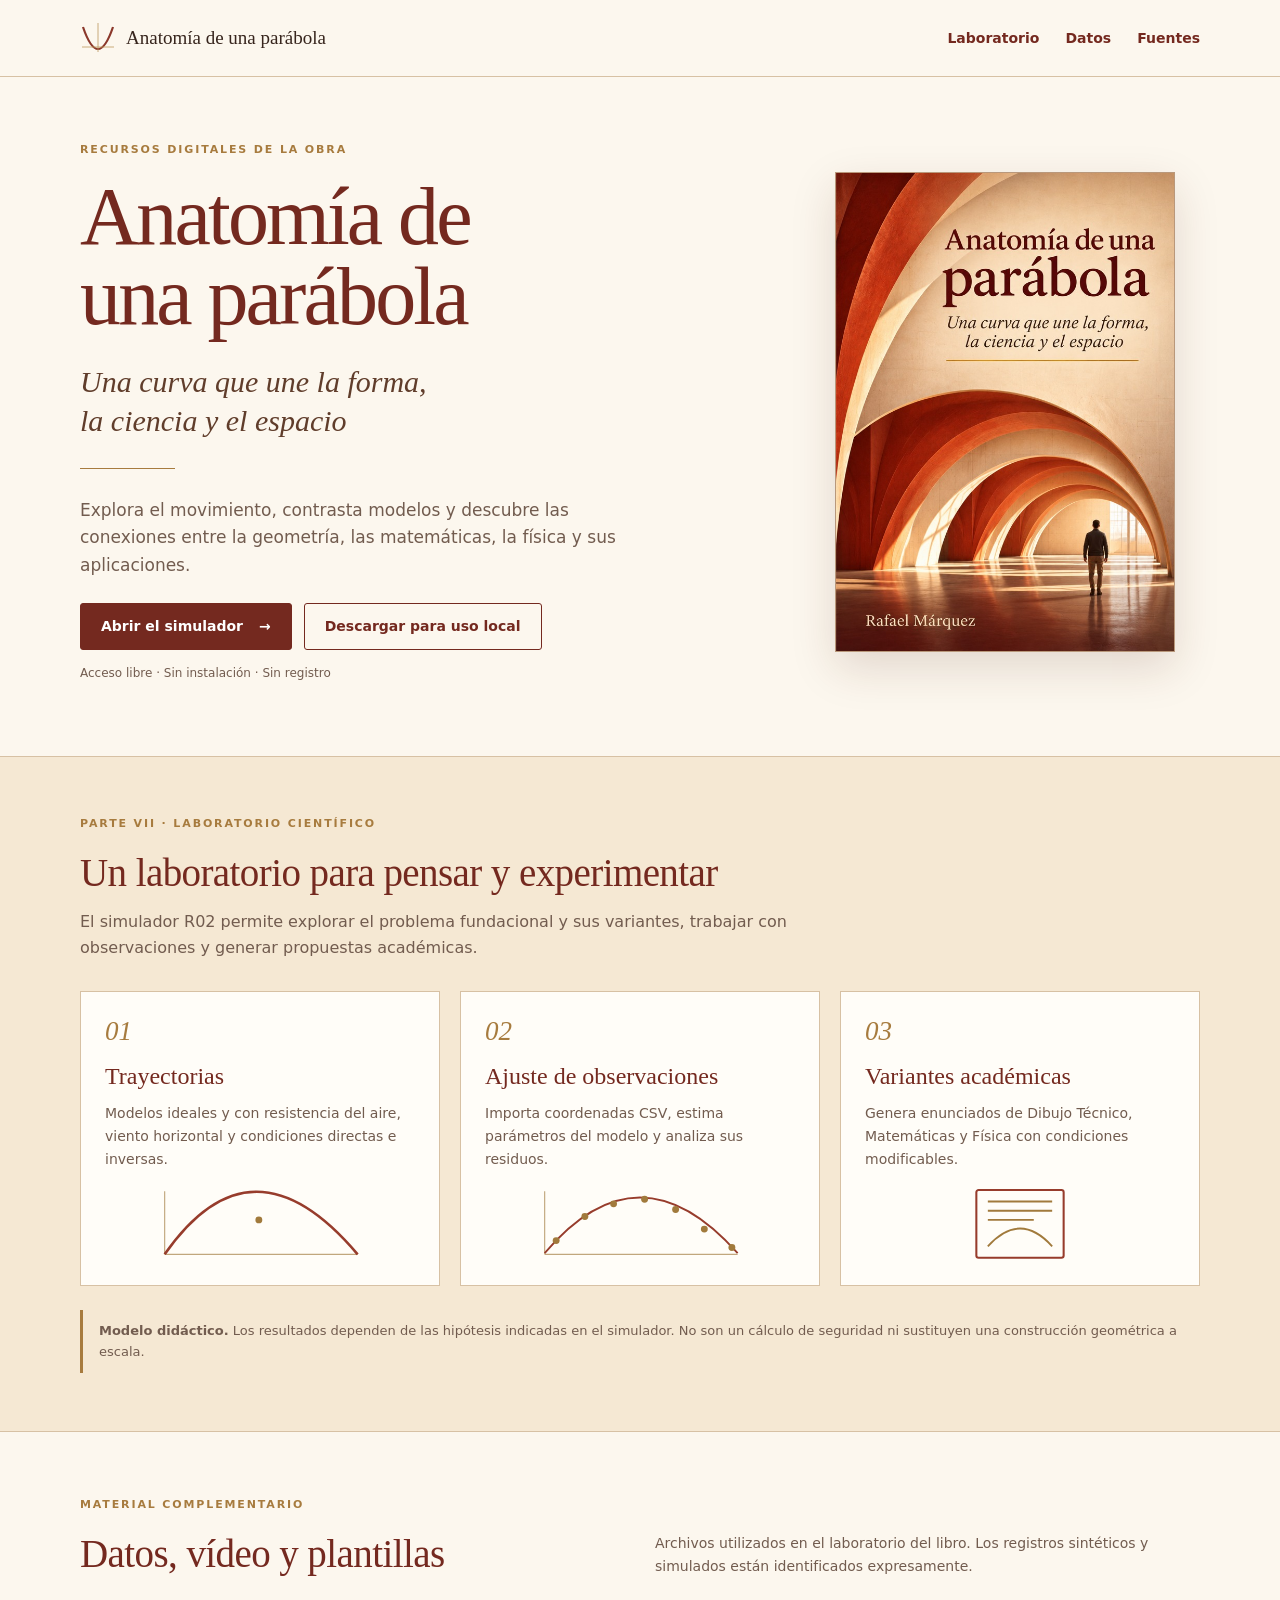
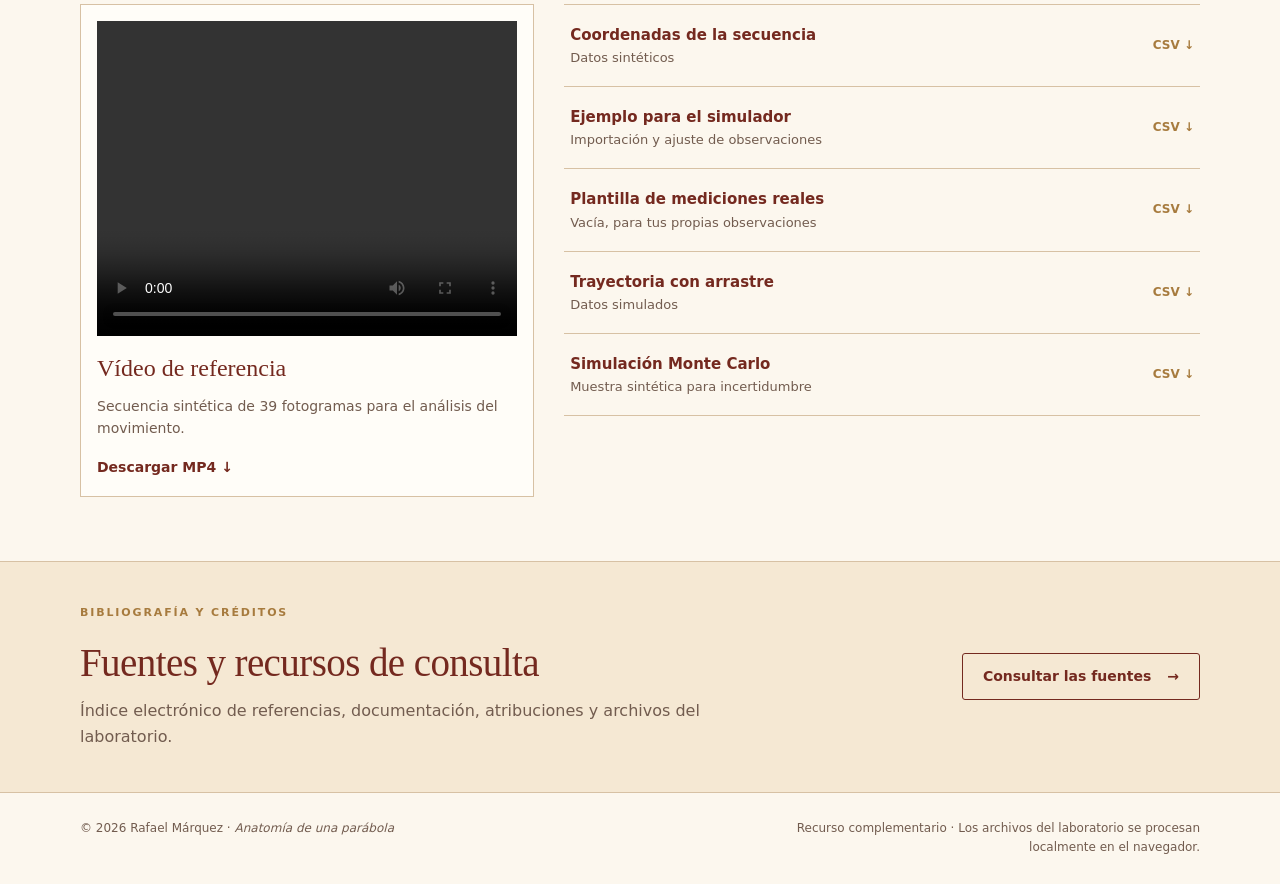
<file: index.html>
<!doctype html>
<html lang="es">
<head>
<meta charset="utf-8">
<meta name="viewport" content="width=device-width, initial-scale=1">
<meta name="description" content="Laboratorio paramétrico, experiencias científicas y recursos complementarios de Anatomía de una parábola, de Rafael Márquez.">
<meta name="theme-color" content="#f6ead8">
<title>Anatomía de una parábola · Recursos digitales</title>
<link rel="stylesheet" href="estilo.css">
<link rel="icon" type="image/svg+xml" href="recursos/curva.svg">
</head>
<body>
<a class="skip" href="#contenido">Saltar al contenido</a>
<header class="sitehead">
  <div class="container header-inner">
    <a href="index.html" class="brand"><svg width="36" height="32" viewBox="0 0 36 32" aria-hidden="true"><path d="M3 5 Q18 49 33 5" fill="none" stroke="#8b382b" stroke-width="2.2"/><path d="M18 1 V30 M2 25 H34" fill="none" stroke="#bc985e" stroke-width=".8"/></svg><span>Anatomía de una parábola</span></a>
    <nav aria-label="Navegación"><a href="#laboratorio">Laboratorio</a><a href="#datos">Datos</a><a href="#fuentes">Fuentes</a></nav>
  </div>
</header>
<main id="contenido">
  <section class="hero container" aria-labelledby="titulo">
    <div class="hero-text">
      <p class="eyebrow">RECURSOS DIGITALES DE LA OBRA</p>
      <h1 id="titulo">Anatomía de<br>una parábola</h1>
      <p class="subtitle">Una curva que une la forma,<br>la ciencia y el espacio</p>
      <div class="rule"></div>
      <p class="lead">Explora el movimiento, contrasta modelos y descubre las conexiones entre la geometría, las matemáticas, la física y sus aplicaciones.</p>
      <div class="actions"><a class="btn primary" href="laboratorio/AP_F08_L02_R02_Simulador.html">Abrir el simulador <span aria-hidden="true">→</span></a><a class="btn secondary" href="descargas/Anatomia_de_una_parabola_Laboratorio.zip" download>Descargar para uso local</a></div>
      <p class="fine">Acceso libre · Sin instalación · Sin registro</p>
    </div>
    <figure class="cover"><img src="recursos/cubierta.jpg" alt="Cubierta de Anatomía de una parábola, de Rafael Márquez: una galería de arcos en tonos cálidos." width="650" height="919"></figure>
  </section>
  <section id="laboratorio" class="band">
    <div class="container">
      <p class="eyebrow">PARTE VII · LABORATORIO CIENTÍFICO</p>
      <h2>Un laboratorio para pensar y experimentar</h2>
      <p class="intro">El simulador R02 permite explorar el problema fundacional y sus variantes, trabajar con observaciones y generar propuestas académicas.</p>
      <div class="modules">
        <article><span class="number">01</span><h3>Trayectorias</h3><p>Modelos ideales y con resistencia del aire, viento horizontal y condiciones directas e inversas.</p><div class="micro"><svg viewBox="0 0 190 74" aria-hidden="true"><path d="M12 63 H180 M12 63 V8" stroke="#c1a77d" fill="none"/><path d="M12 63 Q88 -46 180 63" stroke="#973c2c" stroke-width="2.3" fill="none"/><circle cx="94" cy="33" r="3" fill="#a17a3c"/></svg></div></article>
        <article><span class="number">02</span><h3>Ajuste de observaciones</h3><p>Importa coordenadas CSV, estima parámetros del modelo y analiza sus residuos.</p><div class="micro"><svg viewBox="0 0 190 74" aria-hidden="true"><path d="M12 63 H180 M12 63 V8" stroke="#c1a77d" fill="none"/><path d="M12 62 Q94 -35 180 62" stroke="#973c2c" stroke-width="1.6" fill="none"/><g fill="#a17a3c"><circle cx="22" cy="51" r="3"/><circle cx="47" cy="30" r="3"/><circle cx="72" cy="19" r="3"/><circle cx="99" cy="15" r="3"/><circle cx="126" cy="24" r="3"/><circle cx="151" cy="41" r="3"/><circle cx="175" cy="57" r="3"/></g></svg></div></article>
        <article><span class="number">03</span><h3>Variantes académicas</h3><p>Genera enunciados de Dibujo Técnico, Matemáticas y Física con condiciones modificables.</p><div class="micro"><svg viewBox="0 0 190 74" aria-hidden="true"><rect x="57" y="7" width="76" height="59" rx="2" fill="none" stroke="#973c2c" stroke-width="1.8"/><path d="M67 17 H123 M67 25 H123 M67 33 H107 M67 56 Q95 25 123 56" fill="none" stroke="#a17a3c" stroke-width="1.6"/></svg></div></article>
      </div>
      <div class="notice"><strong>Modelo didáctico.</strong> Los resultados dependen de las hipótesis indicadas en el simulador. No son un cálculo de seguridad ni sustituyen una construcción geométrica a escala.</div>
    </div>
  </section>
  <section id="datos" class="container resources">
    <div class="section-top"><div><p class="eyebrow">MATERIAL COMPLEMENTARIO</p><h2>Datos, vídeo y plantillas</h2></div><p>Archivos utilizados en el laboratorio del libro. Los registros sintéticos y simulados están identificados expresamente.</p></div>
    <div class="resource-grid">
      <article class="video-card"><video controls playsinline preload="metadata" aria-label="Vídeo sintético de una trayectoria" src="laboratorio/AP_F08_L01_R01_Video_SINTETICO.mp4">Tu navegador no reproduce este vídeo. Utiliza el enlace de descarga.</video><h3>Vídeo de referencia</h3><p>Secuencia sintética de 39 fotogramas para el análisis del movimiento.</p><a href="laboratorio/AP_F08_L01_R01_Video_SINTETICO.mp4" download>Descargar MP4 <span aria-hidden="true">↓</span></a></article>
      <div class="file-list">
        <a href="laboratorio/AP_F08_L01_R01_Datos_SINTETICOS.csv" download><span><strong>Coordenadas de la secuencia</strong><small>Datos sintéticos</small></span><span class="type">CSV ↓</span></a>
        <a href="laboratorio/AP_F08_L02_R01_Ejemplo_SINTETICO.csv" download><span><strong>Ejemplo para el simulador</strong><small>Importación y ajuste de observaciones</small></span><span class="type">CSV ↓</span></a>
        <a href="laboratorio/AP_F08_L01_R01_Plantilla_MEDICIONES_REALES.csv" download><span><strong>Plantilla de mediciones reales</strong><small>Vacía, para tus propias observaciones</small></span><span class="type">CSV ↓</span></a>
        <a href="laboratorio/AP_F08_L01_R01_Arrastre_SIMULADO.csv" download><span><strong>Trayectoria con arrastre</strong><small>Datos simulados</small></span><span class="type">CSV ↓</span></a>
        <a href="laboratorio/AP_F08_L01_R01_MonteCarlo_SINTETICO.csv" download><span><strong>Simulación Monte Carlo</strong><small>Muestra sintética para incertidumbre</small></span><span class="type">CSV ↓</span></a>
      </div>
    </div>
  </section>
  <section id="fuentes" class="source-band"><div class="container source-inner"><div><p class="eyebrow">BIBLIOGRAFÍA Y CRÉDITOS</p><h2>Fuentes y recursos de consulta</h2><p>Índice electrónico de referencias, documentación, atribuciones y archivos del laboratorio.</p></div><a class="btn secondary" href="laboratorio/AP_Indice_digital_fuentes_y_recursos.html">Consultar las fuentes <span aria-hidden="true">→</span></a></div></section>
</main>
<footer class="container footer"><span>© 2026 Rafael Márquez · <em>Anatomía de una parábola</em></span><span>Recurso complementario · Los archivos del laboratorio se procesan localmente en el navegador.</span></footer>
</body>
</html>
</file>
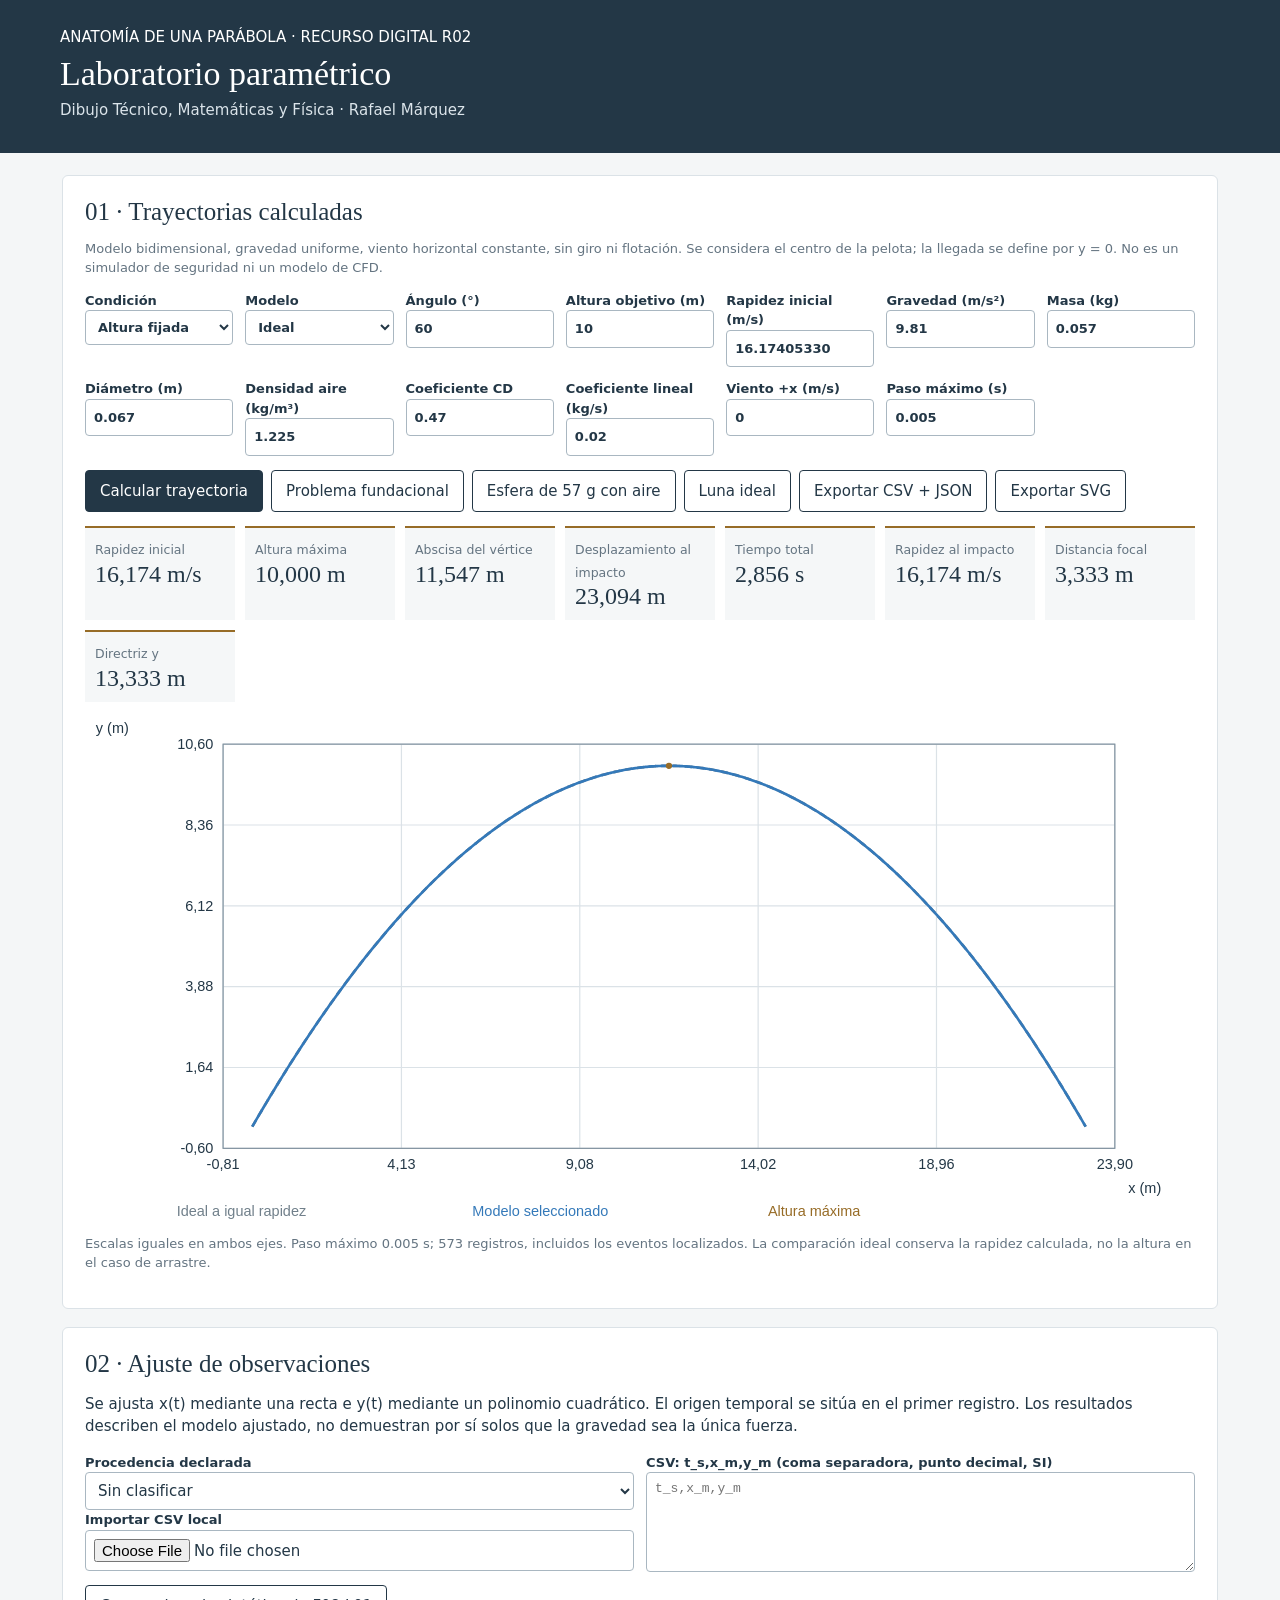
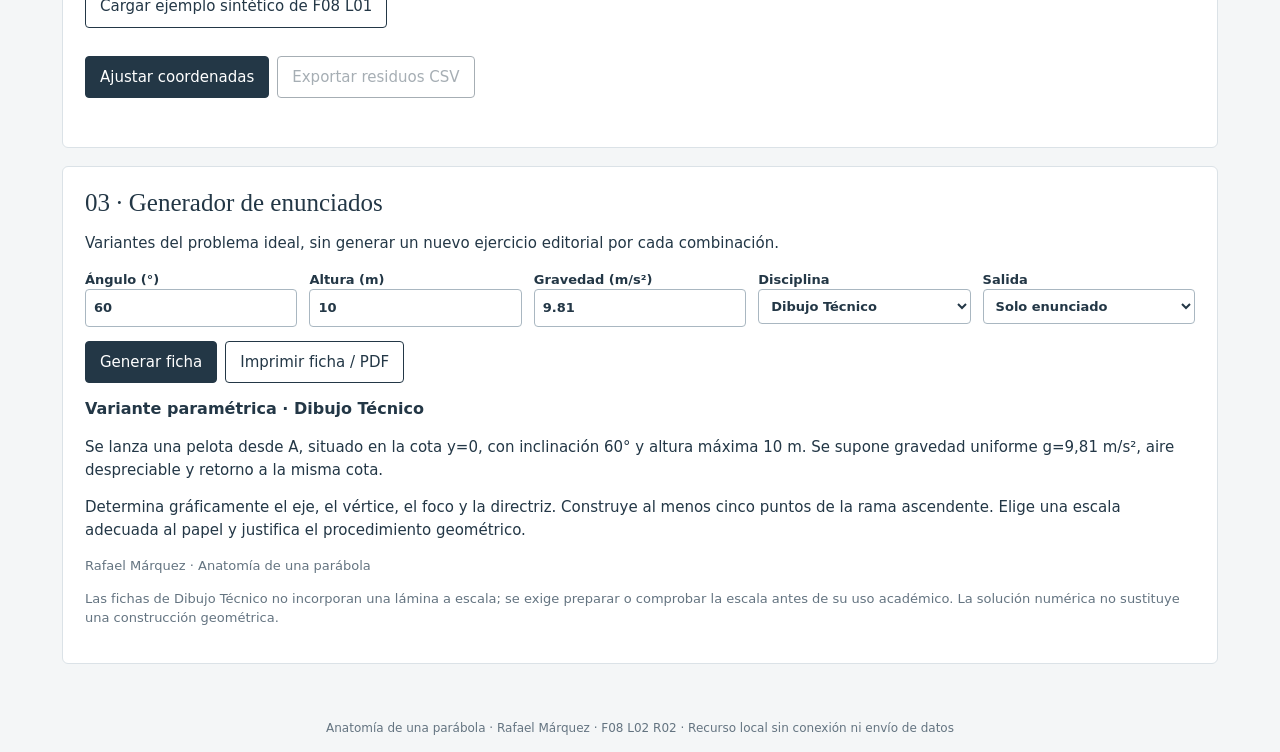
<file: laboratorio/AP_F08_L02_R02_Simulador.html>
<!doctype html><html lang="es"><head><meta charset="utf-8"><meta name="viewport" content="width=device-width,initial-scale=1"><title>Anatomía de una parábola | Laboratorio paramétrico</title><style>
:root{--ink:#233746;--blue:#3479b9;--gold:#976c27;--muted:#647481;--line:#dbe2e7}*{box-sizing:border-box}body{margin:0;background:#f4f6f7;color:var(--ink);font:15px/1.5 system-ui,sans-serif}header{background:var(--ink);color:white;padding:26px max(24px,calc((100% - 1160px)/2))}header h1{font:34px/1.2 Georgia,serif;margin:5px 0}header p{margin:5px 0;color:#dbe4ea}main{max-width:1200px;margin:auto;padding:22px}section{background:white;border:1px solid var(--line);padding:22px;margin-bottom:18px;border-radius:6px}h2{font:25px Georgia,serif;margin:0 0 12px}h3{font-size:16px;margin:12px 0}.grid{display:grid;grid-template-columns:repeat(auto-fit,minmax(145px,1fr));gap:12px}label{display:block;font-size:13px;font-weight:600}input,select,textarea{width:100%;padding:8px;border:1px solid #a9b7c1;border-radius:4px;background:white;font:inherit;color:inherit}button{padding:9px 14px;background:var(--ink);color:white;border:1px solid var(--ink);border-radius:4px;cursor:pointer;font:inherit}button.secondary{background:white;color:var(--ink)}button:disabled{opacity:.4;cursor:default}.actions{display:flex;flex-wrap:wrap;gap:8px;margin:14px 0}.note{font-size:13px;color:var(--muted)}.error{color:#9b3030;white-space:pre-wrap}.metrics{display:grid;grid-template-columns:repeat(auto-fit,minmax(145px,1fr));gap:10px;margin:12px 0}.metric{border-top:2px solid var(--gold);background:#f5f7f8;padding:10px}.metric strong{font:24px Georgia,serif;display:block}.metric small{color:var(--muted)}svg{width:100%;height:auto;display:block}textarea{font:13px monospace;min-height:100px}.row{display:flex;gap:12px;flex-wrap:wrap}.row>div{flex:1;min-width:240px}footer{padding:15px;color:var(--muted);text-align:center;font-size:12px}@media print{body{background:white}header,section:not(#exam),footer,.noPrint{display:none!important}main{padding:0}#exam{border:0}#examPaper{display:block}} </style></head><body><header><div>ANATOMÍA DE UNA PARÁBOLA · RECURSO DIGITAL R02</div><h1>Laboratorio paramétrico</h1><p>Dibujo Técnico, Matemáticas y Física · Rafael Márquez</p></header><main>
<section><h2>01 · Trayectorias calculadas</h2><p class="note">Modelo bidimensional, gravedad uniforme, viento horizontal constante, sin giro ni flotación. Se considera el centro de la pelota; la llegada se define por y = 0. No es un simulador de seguridad ni un modelo de CFD.</p><div class="grid" id="inputs"></div><div class="actions"><button id="run">Calcular trayectoria</button><button class="secondary" id="reset">Problema fundacional</button><button class="secondary" id="tennis">Esfera de 57 g con aire</button><button class="secondary" id="moon">Luna ideal</button><button class="secondary" id="csv" disabled>Exportar CSV + JSON</button><button class="secondary" id="svg" disabled>Exportar SVG</button></div><div id="err" class="error" role="alert"></div><div class="metrics" id="metrics"></div><div id="plot"></div><p class="note" id="note"></p></section>
<section><h2>02 · Ajuste de observaciones</h2><p>Se ajusta x(t) mediante una recta e y(t) mediante un polinomio cuadrático. El origen temporal se sitúa en el primer registro. Los resultados describen el modelo ajustado, no demuestran por sí solos que la gravedad sea la única fuerza.</p><div class="row"><div><label for="kind">Procedencia declarada</label><select id="kind"><option value="sin clasificar">Sin clasificar</option><option value="sintético">Sintético / simulado</option><option value="medición declarada">Medición real declarada por el usuario</option></select><label for="file">Importar CSV local</label><input type="file" id="file" accept=".csv,text/csv"><div class="actions"><button class="secondary" id="sample">Cargar ejemplo sintético de F08 L01</button></div></div><div><label for="data">CSV: t_s,x_m,y_m (coma separadora, punto decimal, SI)</label><textarea id="data" spellcheck="false" placeholder="t_s,x_m,y_m"></textarea></div></div><div class="actions"><button id="fit">Ajustar coordenadas</button><button class="secondary" id="rescsv" disabled>Exportar residuos CSV</button></div><div id="ferr" class="error" role="alert"></div><div id="fmetrics" class="metrics"></div><div id="fitplot"></div><p class="note" id="fitnote"></p></section>
<section id="exam"><h2>03 · Generador de enunciados</h2><div class="noPrint"><p>Variantes del problema ideal, sin generar un nuevo ejercicio editorial por cada combinación.</p><div class="grid"><label>Ángulo (°)<input id="ea" type="number" min="5" max="85" value="60"></label><label>Altura (m)<input id="eh" type="number" min="0.05" max="100" step="any" value="10"></label><label>Gravedad (m/s²)<input id="eg" type="number" min="0.5" max="30" step="any" value="9.81"></label><label>Disciplina<select id="ed"><option value="dt">Dibujo Técnico</option><option value="mat">Matemáticas</option><option value="fis">Física</option></select></label><label>Salida<select id="es"><option value="no">Solo enunciado</option><option value="yes">Con solución numérica</option></select></label></div><div class="actions"><button id="egen">Generar ficha</button><button class="secondary" id="print">Imprimir ficha / PDF</button></div></div><div id="examPaper"></div><p class="note">Las fichas de Dibujo Técnico no incorporan una lámina a escala; se exige preparar o comprobar la escala antes de su uso académico. La solución numérica no sustituye una construcción geométrica.</p></section></main><footer>Anatomía de una parábola · Rafael Márquez · F08 L02 R02 · Recurso local sin conexión ni envío de datos</footer><script>/* Anatomía de una parábola — Rafael Márquez. Modelo didáctico 2D, SI. */
'use strict';
const AP = (() => {
 const defaults={angle:60,H:10,g:9.81,m:.057,d:.067,rho:1.225,cd:.47,b:.02,wind:0,v0:Math.sqrt(2*9.81*10)/Math.sin(Math.PI/3),dt:.005,model:'ideal',mode:'height'};
 function check(p){for(const k of ['angle','H','g','m','d','rho','cd','b','wind','v0','dt'])if(!Number.isFinite(p[k]))throw Error('Valor no finito: '+k);if(!(p.angle>=5&&p.angle<=85&&p.H>=.05&&p.H<=100&&p.g>=.5&&p.g<=30&&p.m>=.001&&p.m<=10&&p.d>=.005&&p.d<=.5&&p.rho>=0&&p.rho<=2&&p.cd>=0&&p.cd<=2&&p.b>=0&&p.b<=1&&Math.abs(p.wind)<=20&&p.v0>=.001&&p.v0<=300&&p.dt>=.0005&&p.dt<=.02))throw Error('Parámetros fuera de los límites documentados.');if(!['height','speed'].includes(p.mode))throw Error('Condición desconocida.');if(!['ideal','linear','quadratic'].includes(p.model))throw Error('Modelo desconocido.');}
 function coef(p){return p.rho*p.cd*Math.PI*p.d*p.d/(8*p.m);}
 function rhs(p,s){let u=s[2]-p.wind,w=s[3],c=p.model==='ideal'?0:p.model==='linear'?p.b/p.m:coef(p)*Math.hypot(u,w);return [s[2],s[3],-c*u,-p.g-c*w];}
 function rk(p,s,h){let a=rhs(p,s),b=rhs(p,s.map((v,i)=>v+h*a[i]/2)),c=rhs(p,s.map((v,i)=>v+h*b[i]/2)),d=rhs(p,s.map((v,i)=>v+h*c[i]));return s.map((v,i)=>v+h*(a[i]+2*b[i]+2*c[i]+d[i])/6);}
 function mix(a,b,f){return a.map((v,i)=>v+(b[i]-v)*f);}
 // Localización de eventos por subdivisión del paso RK4; el ápice se procesa antes del impacto.
 function integrate(p,apexOnly=false){check(p);let ang=p.angle*Math.PI/180,s=[0,0,p.v0*Math.cos(ang),p.v0*Math.sin(ang)],t=0,rows=[[t,...s]],apex=null;
 if(p.model==='ideal'||(p.model==='linear'&&p.b===0)||(p.model==='quadratic'&&coef(p)===0)){
   let ta=s[3]/p.g,T=2*ta; const at=t=>[t,s[2]*t,s[3]*t-p.g*t*t/2,s[2],s[3]-p.g*t];
   apex=at(ta);apex[4]=0;if(apexOnly)return {apex};
   let count=Math.ceil(T/p.dt);if(T>180||count>199998)throw Error('Vuelo fuera del presupuesto (180 s / 200 000 pasos).');
   for(let i=1;i<count;i++){let ti=T*i/count;if(ti===ta)continue;rows.push(at(ti));}let end=at(T);end[2]=0;rows.push(apex,end);rows.sort((a,b)=>a[0]-b[0]);return {rows,apex,end};
 }
 function event(s,h,j){let lo=0,hi=h;for(let k=0;k<48;k++){let mid=(lo+hi)/2;if(rk(p,s,mid)[j]>0)lo=mid;else hi=mid;}let e=(lo+hi)/2;return [e,rk(p,s,e)];}
 for(let i=0;i<200000&&t<180;i++){let rate=p.model==='linear'?p.b/p.m:2*coef(p)*Math.hypot(s[2]-p.wind,s[3]);let h=Math.min(p.dt,.1/Math.max(rate,1e-12),180-t,i===0?s[3]/(2*p.g):Infinity);let n=rk(p,s,h);if(!n.every(Number.isFinite)||h<=0)throw Error('Integración no finita.');
 if(!apex&&s[3]>0&&n[3]<=0){let [e,a]=event(s,h,3);a[3]=0;t+=e;s=a;apex=[t,...a];if(a[1]<=0)throw Error('Altura máxima no positiva: reduzca el paso.');if(apexOnly)return {apex};rows.push(apex);continue;}
 if(apex&&n[1]<=0&&n[3]<0&&s[1]>0){let [e,a]=event(s,h,1);a[1]=0;let end=[t+e,...a];rows.push(end);return {rows,apex,end};}t+=h;s=n;rows.push([t,...s]);}
 throw Error('No se completó el vuelo dentro del presupuesto de integración (180 s / 200 000 pasos).');}
 function solve(input){let p={...defaults,...input};check(p);if(p.mode==='height'){let ideal=Math.sqrt(2*p.g*p.H)/Math.sin(p.angle*Math.PI/180);if(p.model==='ideal')p.v0=ideal;else{let lo=.001,hi=Math.min(300,Math.max(1,ideal));const H=v=>integrate({...p,v0:v},true).apex[2];while(H(hi)<p.H&&hi<300)hi=Math.min(300,hi*2);if(H(hi)<p.H)throw Error('Altura no alcanzable con rapidez ≤ 300 m/s en este modelo.');for(let i=0;i<38;i++){let mid=(lo+hi)/2;if(H(mid)<p.H)lo=mid;else hi=mid;}p.v0=(lo+hi)/2;}}return {...integrate(p),p};}
 // Ajuste QR con tiempo centrado y escalado; x lineal, y cuadrático.
 function fit(data){if(data.length<4||data.length>10000)throw Error('Se requieren de 4 a 10 000 observaciones.');if(data.some((r,i)=>r.length!==3||!r.every(Number.isFinite)||(i&&r[0]<=data[i-1][0])))throw Error('Tiempos estrictamente crecientes y valores finitos.');let t0=data[0][0],span=data.at(-1)[0]-t0;if(!Number.isFinite(span)||span<=0)throw Error('Intervalo temporal inválido.');let u=data.map(r=>(r[0]-t0)/span),dot=(a,b)=>a.reduce((s,v,i)=>s+v*b[i],0);
 function ls(col,degree){let Q=[],R=Array.from({length:degree+1},()=>Array(degree+1).fill(0));for(let j=0;j<=degree;j++){let v=u.map(t=>t**j);for(let i=0;i<j;i++){R[i][j]=dot(Q[i],v);v=v.map((x,k)=>x-R[i][j]*Q[i][k]);}R[j][j]=Math.sqrt(dot(v,v));if(R[j][j]<1e-10)throw Error('Ajuste mal condicionado.');Q.push(v.map(x=>x/R[j][j]));}let c=Q.map(q=>dot(q,data.map(r=>r[col])));for(let j=degree;j>=0;j--){for(let k=j+1;k<=degree;k++)c[j]-=R[j][k]*c[k];c[j]/=R[j][j];}return c.map((x,i)=>x/span**i);}
 let a=ls(1,1),b=ls(2,2);if(![...a,...b].every(Number.isFinite))throw Error('Coeficientes no finitos.');let res=data.map(([t,x,y])=>[t,x-a[0]-a[1]*(t-t0),y-b[0]-b[1]*(t-t0)-b[2]*(t-t0)**2]);let rms=j=>Math.sqrt(res.reduce((s,r)=>s+r[j]**2,0)/res.length);let result={t0,a,b,res,rmsX:rms(1),rmsY:rms(2),g:-2*b[2],speed:Math.hypot(a[1],b[1]),angle:Math.atan2(b[1],a[1])*180/Math.PI};if(![result.g,result.speed,result.rmsX,result.rmsY].every(Number.isFinite))throw Error('Resultados no finitos.');return result;}
 function parseCSV(text){let lines=text.replace(/^\uFEFF/,'').trim().split(/\r?\n/);if(lines.shift().trim()!=='t_s,x_m,y_m')throw Error('Cabecera requerida: t_s,x_m,y_m');return lines.filter(s=>s.trim()).map(s=>{let c=s.split(',');if(c.some(x=>!x.trim()))throw Error('Celda vacía.');return c.map(Number);});}
 return {defaults,coef,rhs,rk,integrate,solve,fit,parseCSV};
})();
if(typeof module!=='undefined')module.exports=AP;
</script><script>
const $=id=>document.getElementById(id),fmt=(x,n=3)=>Number(x).toLocaleString('es-ES',{minimumFractionDigits:n,maximumFractionDigits:n});
const fields=[['mode','Condición',[['height','Altura fijada'],['speed','Rapidez fijada']]],['model','Modelo',[['ideal','Ideal'],['linear','Arrastre lineal'],['quadratic','Arrastre cuadrático']]],['angle','Ángulo (°)',5,85],['H','Altura objetivo (m)',.05,100],['v0','Rapidez inicial (m/s)',.001,300],['g','Gravedad (m/s²)',.5,30],['m','Masa (kg)',.001,10],['d','Diámetro (m)',.005,.5],['rho','Densidad aire (kg/m³)',0,2],['cd','Coeficiente CD',0,2],['b','Coeficiente lineal (kg/s)',0,1],['wind','Viento +x (m/s)',-20,20],['dt','Paso máximo (s)',.0005,.02]];
for(const [id,title,min,max] of fields){let l=document.createElement('label');l.textContent=title;let el=document.createElement(Array.isArray(min)?'select':'input');el.id=id;if(Array.isArray(min)){for(const [v,t] of min)el.add(new Option(t,v));}else{el.type='number';el.min=min;el.max=max;el.step='any';}l.append(el);$('inputs').append(l);}
function set(p){for(const [k] of fields)$(k).value=p[k];}function read(){return Object.fromEntries(fields.map(([k])=>[k,$(k).tagName==='SELECT'?$(k).value:($(k).value.trim()===''?NaN:Number($(k).value))]));}
function metric(label,value){return `<div class="metric"><small>${label}</small><strong>${value}</strong></div>`;}function save(name,content,type){let url=URL.createObjectURL(new Blob([content],{type}));let a=document.createElement('a');a.href=url;a.download=name;a.click();setTimeout(()=>URL.revokeObjectURL(url),1000);}
function graph(series,xlabel,ylabel,equal=false){let W=920,H=420,left=76,top=25,right=28,bottom=60;let all=series.flatMap(s=>s.data);let [xmin,xmax,ymin,ymax]=all.reduce((a,p)=>[Math.min(a[0],p[0]),Math.max(a[1],p[0]),Math.min(a[2],p[1]),Math.max(a[3],p[1])],[0,0,0,0]);let dx=Math.max(xmax-xmin,1e-8),dy=Math.max(ymax-ymin,1e-8);xmin-=dx*.035;xmax+=dx*.035;ymin-=dy*.06;ymax+=dy*.06;let sx=(W-left-right)/(xmax-xmin),sy=(H-top-bottom)/(ymax-ymin);if(equal){sx=sy=Math.min(sx,sy);}let pw=(xmax-xmin)*sx,ph=(ymax-ymin)*sy,ox=left+(W-left-right-pw)/2,oy=top+(H-top-bottom-ph)/2,X=x=>ox+(x-xmin)*sx,Y=y=>oy+(ymax-y)*sy;let f=x=>x.toFixed(2);let out=`<svg xmlns="http://www.w3.org/2000/svg" viewBox="0 0 ${W} ${H}" role="img" aria-label="Gráfico calculado"><rect width="${W}" height="${H}" fill="white"/><g font-family="Arial" font-size="12" fill="#233746">`;
for(let i=0;i<=5;i++){let x=xmin+(xmax-xmin)*i/5,y=ymin+(ymax-ymin)*i/5;out+=`<path d="M${f(X(x))} ${f(oy)}V${f(oy+ph)} M${f(ox)} ${f(Y(y))}H${f(ox+pw)}" stroke="#dbe2e7" fill="none"/><text x="${f(X(x))}" y="${f(oy+ph+17)}" text-anchor="middle">${fmt(x,2)}</text><text x="${f(ox-8)}" y="${f(Y(y)+4)}" text-anchor="end">${fmt(y,2)}</text>`;}out+=`<rect x="${ox}" y="${oy}" width="${pw}" height="${ph}" stroke="#8293a0" fill="none"/><text x="${W-right}" y="${H-23}" text-anchor="end">${xlabel}</text><text x="9" y="16">${ylabel}</text>`;
series.forEach((s,i)=>{let points=s.data.length>3000?s.data.filter((_,i)=>i%Math.ceil(s.data.length/3000)===0||i===s.data.length-1):s.data;if(s.dot){for(let p of points)out+=`<circle cx="${f(X(p[0]))}" cy="${f(Y(p[1]))}" r="2.6" fill="${s.color}"/>`;}else out+=`<path d="${points.map((p,j)=>(j?'L':'M')+f(X(p[0]))+' '+f(Y(p[1]))).join(' ')}" stroke="${s.color}" stroke-width="2.2" ${s.dash?'stroke-dasharray="6 4"':''} fill="none"/>`;out+=`<text x="${left+i*245}" y="${H-4}" fill="${s.color}">${s.name}</text>`;});return out+'</g></svg>';}
let last=null,lastFit=null;function run(){last=null;$('csv').disabled=$('svg').disabled=true;$('err').textContent='';$('metrics').innerHTML=$('plot').innerHTML='';$('note').textContent='';try{let z=AP.solve(read());let a0=z.p.angle*Math.PI/180,ux=z.p.v0*Math.cos(a0),uy=z.p.v0*Math.sin(a0),tf=2*uy/z.p.g;let ideal={rows:Array.from({length:401},(_,i)=>{let t=tf*i/400;return [t,ux*t,uy*t-z.p.g*t*t/2];})};last=z;let {p,apex,end}=z;if(p.mode==='height')$('v0').value=p.v0.toPrecision(10);let vals=[['Rapidez inicial',fmt(p.v0)+' m/s'],['Altura máxima',fmt(apex[2])+' m'],[p.model==='ideal'?'Abscisa del vértice':'Abscisa del máximo',fmt(apex[1])+' m'],['Desplazamiento al impacto',fmt(end[1])+' m'],['Tiempo total',fmt(end[0])+' s'],['Rapidez al impacto',fmt(Math.hypot(end[3],end[4]))+' m/s']];if(p.model==='ideal'){let f=p.v0**2*Math.cos(p.angle*Math.PI/180)**2/(2*p.g);vals.push(['Distancia focal',fmt(f)+' m'],['Directriz y',fmt(apex[2]+f)+' m']);}$('metrics').innerHTML=vals.map(a=>metric(...a)).join('');$('plot').innerHTML=graph([{name:'Ideal a igual rapidez',color:'#71808b',dash:true,data:ideal.rows.map(r=>[r[1],r[2]])},{name:'Modelo seleccionado',color:'#3479b9',data:z.rows.map(r=>[r[1],r[2]])},{name:'Altura máxima',color:'#976c27',dot:true,data:[[apex[1],apex[2]]]}],'x (m)','y (m)',true);$('note').textContent='Escalas iguales en ambos ejes. Paso máximo '+p.dt+' s; '+z.rows.length+' registros, incluidos los eventos localizados. La comparación ideal conserva la rapidez calculada, no la altura en el caso de arrastre.';$('csv').disabled=$('svg').disabled=false;}catch(e){$('err').textContent=e.message;}}
for(const [id] of fields)$(id).oninput=()=>{$('csv').disabled=$('svg').disabled=true;$('note').textContent='Parámetros modificados: se requiere recalcular antes de exportar.';};$('run').onclick=run;$('reset').onclick=()=>{set(AP.defaults);run();};$('tennis').onclick=()=>{set({...AP.defaults,model:'quadratic'});run();};$('moon').onclick=()=>{set({...AP.defaults,g:1.62,rho:0});run();};$('csv').onclick=()=>{if(last)save('trayectoria_SIMULADA.csv','t_s,x_m,y_m,vx_m_s,vy_m_s\n'+last.rows.map(r=>r.join(',')).join('\n'),'text/csv');if(last)save('parametros_SIMULADOS.json',JSON.stringify(last.p,null,2),'application/json');};$('svg').onclick=()=>save('trayectoria_SIMULADA.svg',$('plot').innerHTML,'image/svg+xml');
const sample="t_s,x_m,y_m\n0,0.0025,0.0025\n0.01666666667,0.03,0.0525\n0.03333333333,0.0625,0.1\n0.05,0.0925,0.145\n0.06666666667,0.125,0.1875\n0.08333333333,0.15,0.23\n0.1,0.1825,0.2675\n0.1166666667,0.2075,0.3\n0.1333333333,0.2375,0.3325\n0.15,0.27,0.36\n0.1666666667,0.3025,0.3875\n0.1833333333,0.3325,0.4075\n0.2,0.3625,0.4275\n0.2166666667,0.3925,0.45\n0.2333333333,0.4275,0.4625\n0.25,0.4525,0.475\n0.2666666667,0.485,0.485\n0.2833333333,0.5075,0.4925\n0.3,0.54,0.4975\n0.3166666667,0.5725,0.5\n0.3333333333,0.6075,0.4975\n0.35,0.635,0.4975\n0.3666666667,0.6675,0.4925\n0.3833333333,0.6925,0.4775\n0.4,0.72,0.465\n0.4166666667,0.75,0.4525\n0.4333333333,0.785,0.4375\n0.45,0.8125,0.4175\n0.4666666667,0.845,0.395\n0.4833333333,0.8775,0.3675\n0.5,0.9025,0.34\n0.5166666667,0.935,0.31\n0.5333333333,0.965,0.2775\n0.55,1.0025,0.2375\n0.5666666667,1.025,0.2025\n0.5833333333,1.055,0.1575\n0.6,1.0875,0.11\n0.6166666667,1.1175,0.065\n0.6333333333,1.1425,0.0175"; $('sample').onclick=()=>{$('data').value=sample;$('kind').value='sintético';fitRun();};$('file').onchange=async()=>{let f=$('file').files[0];if(f){$('kind').value='sin clasificar';$('data').value=await f.text();$('fmetrics').innerHTML=$('fitplot').innerHTML='';$('rescsv').disabled=true;$('fitnote').textContent='';$('ferr').textContent='';}};
function fitRun(){lastFit=null;$('rescsv').disabled=true;$('ferr').textContent='';$('fmetrics').innerHTML=$('fitplot').innerHTML='';$('fitnote').textContent='';try{let data=AP.parseCSV($('data').value),z=AP.fit(data);lastFit=z;let vals=[['Origen temporal',fmt(z.t0)+' s'],['Gravedad aparente',fmt(z.g)+' m/s²'],['Rapidez en el origen',fmt(z.speed)+' m/s'],['Ángulo en el origen',fmt(z.angle)+'°'],['RMS x',fmt(z.rmsX*1000,2)+' mm'],['RMS y',fmt(z.rmsY*1000,2)+' mm']];$('fmetrics').innerHTML=vals.map(a=>metric(...a)).join('');$('fitplot').innerHTML=graph([{name:'Residuo horizontal',color:'#3479b9',dot:true,data:z.res.map(r=>[r[0]-z.t0,r[1]*1000])},{name:'Residuo vertical',color:'#976c27',dot:true,data:z.res.map(r=>[r[0]-z.t0,r[2]*1000])}],'t − t₀ (s)','Residuo (mm)');$('fitnote').textContent='Procedencia: '+$('kind').value+'. '+data.length+' registros. x = '+z.a.map(v=>fmt(v,6)).join(' ; ')+' · y = '+z.b.map(v=>fmt(v,6)).join(' ; ')+' (coeficientes en potencias crecientes del tiempo relativo, SI).';$('rescsv').disabled=false;}catch(e){$('ferr').textContent=e.message;}}$('fit').onclick=fitRun;$('data').oninput=()=>{$('rescsv').disabled=true;$('fmetrics').innerHTML=$('fitplot').innerHTML='';$('fitnote').textContent='';};$('kind').onchange=()=>{if(lastFit&&!$('rescsv').disabled)fitRun();};$('rescsv').onclick=()=>save('residuos_'+({'sintético':'SINTETICO','medición declarada':'MEDICION_DECLARADA'}[$('kind').value]||'SIN_CLASIFICAR')+'.csv','t_s,res_x_m,res_y_m\n'+lastFit.res.map(r=>r.join(',')).join('\n'),'text/csv');
function exam(){let a=Number($('ea').value),h=Number($('eh').value),g=Number($('eg').value);if(!(a>=5&&a<=85&&h>=.05&&h<=100&&g>=.5&&g<=30)){$('examPaper').textContent='Datos fuera de rango.';return;}let r=a*Math.PI/180,p=h/Math.tan(r)**2,k=2*h/Math.tan(r),v=Math.sqrt(2*g*h)/Math.sin(r),T=2*Math.sqrt(2*h/g),d=$('ed').value;let question={dt:'Determina gráficamente el eje, el vértice, el foco y la directriz. Construye al menos cinco puntos de la rama ascendente. Elige una escala adecuada al papel y justifica el procedimiento geométrico.',mat:'Obtén la ecuación de la trayectoria, sus intersecciones con la cota inicial y los elementos focales. Justifica la unicidad.',fis:'Determina la rapidez inicial y sus componentes, el tiempo de ascenso, el tiempo total, el alcance y la rapidez al llegar a la cota inicial.'}[d];let sol={dt:`Control métrico (no resolución gráfica): V=(${fmt(k)}, ${fmt(h)}) m; F=(${fmt(k)}, ${fmt(h-p)}) m; directriz y=${fmt(h+p)} m.`,mat:`y = ${fmt(Math.tan(r),6)} x − ${fmt(1/(4*p),6)} x²; V=(${fmt(k)}, ${fmt(h)}) m; F=(${fmt(k)}, ${fmt(h-p)}) m; directriz y=${fmt(h+p)} m; raíces 0 y ${fmt(2*k)} m.`,fis:`v₀=${fmt(v)} m/s; vx=${fmt(v*Math.cos(r))} m/s; vy=${fmt(v*Math.sin(r))} m/s; tV=${fmt(T/2)} s; T=${fmt(T)} s; R=${fmt(2*k)} m; rapidez final=${fmt(v)} m/s.`}[d];$('examPaper').innerHTML=`<h3>Variante paramétrica · ${$('ed').selectedOptions[0].textContent}</h3><p>Se lanza una pelota desde A, situado en la cota y=0, con inclinación ${String(a).replace('.',',')}° y altura máxima ${String(h).replace('.',',')} m. Se supone gravedad uniforme g=${String(g).replace('.',',')} m/s², aire despreciable y retorno a la misma cota.</p><p>${question}</p>${$('es').value==='yes'?'<h3>Control de resultados</h3><p>'+sol+'</p>':''}<p class="note">Rafael Márquez · Anatomía de una parábola</p>`;}$('egen').onclick=exam;$('print').onclick=()=>{exam();window.print();};set(AP.defaults);run();exam();
</script></body></html>
</file>
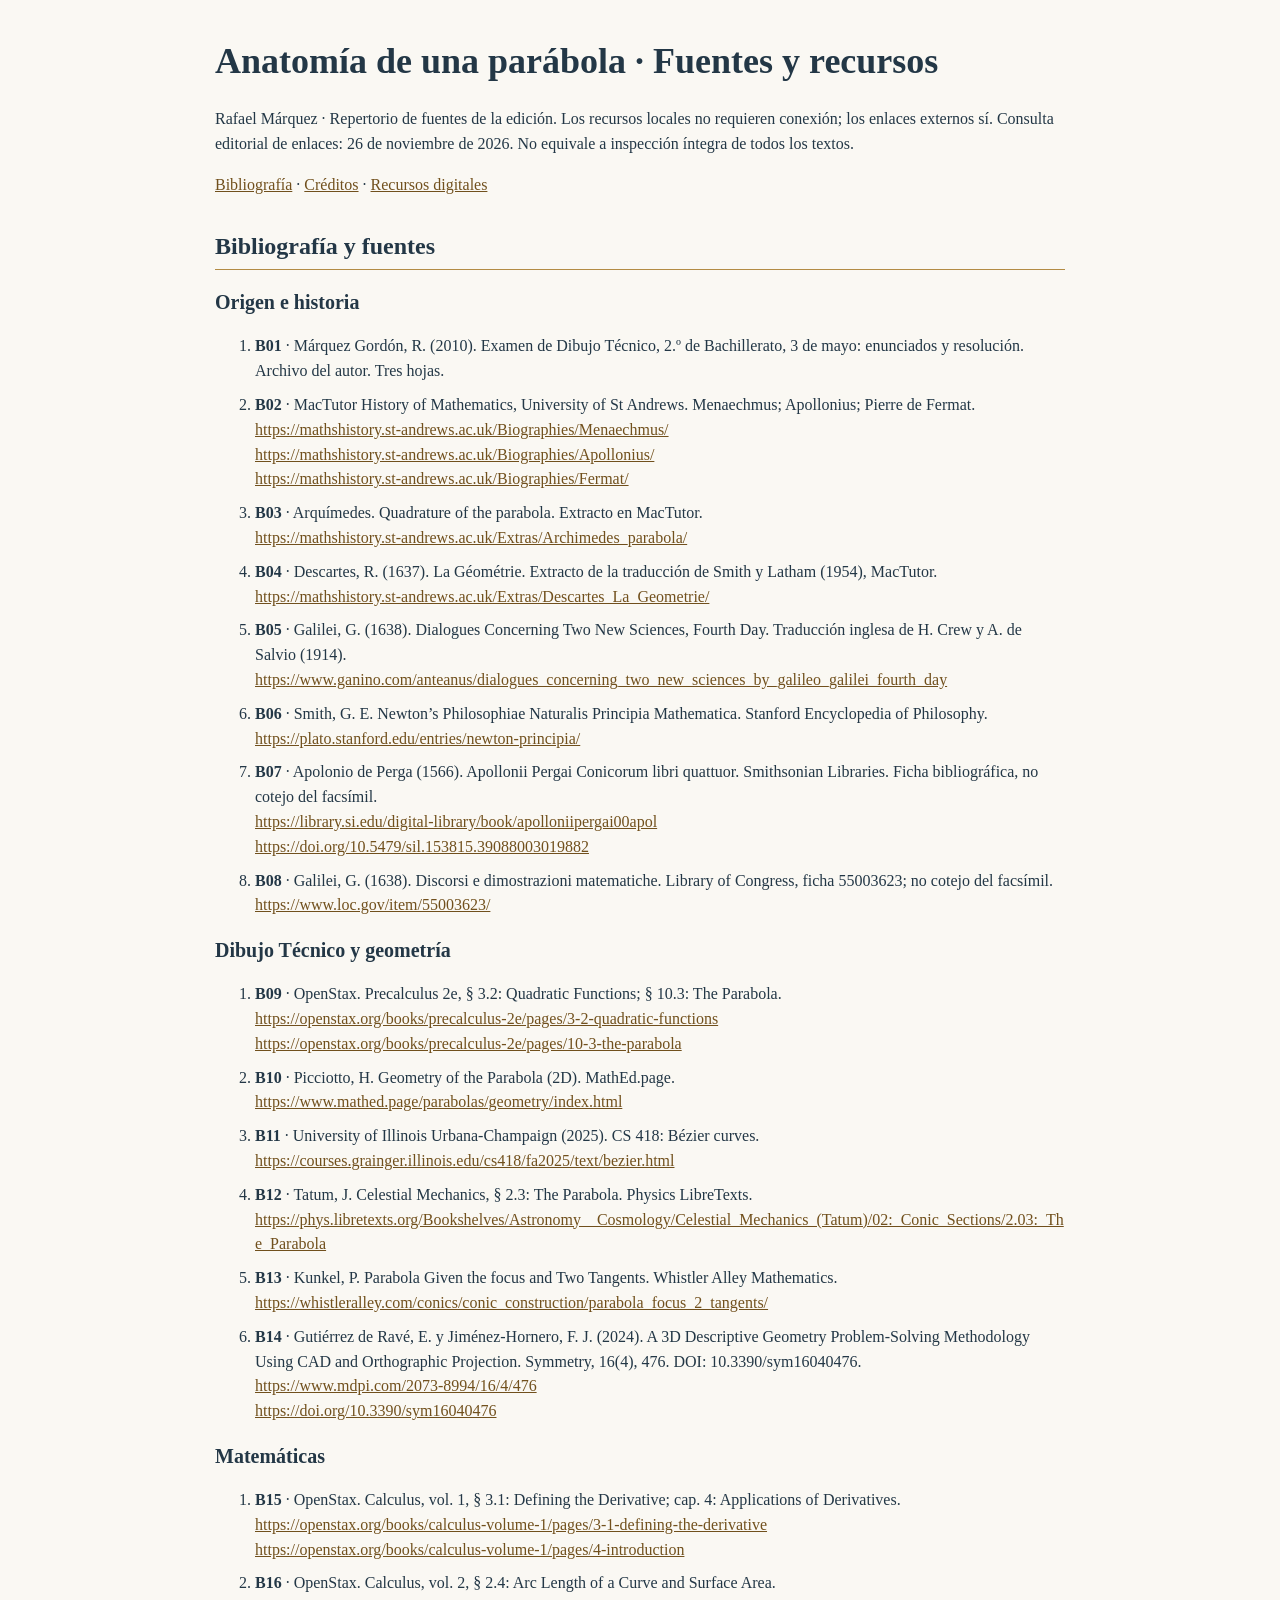
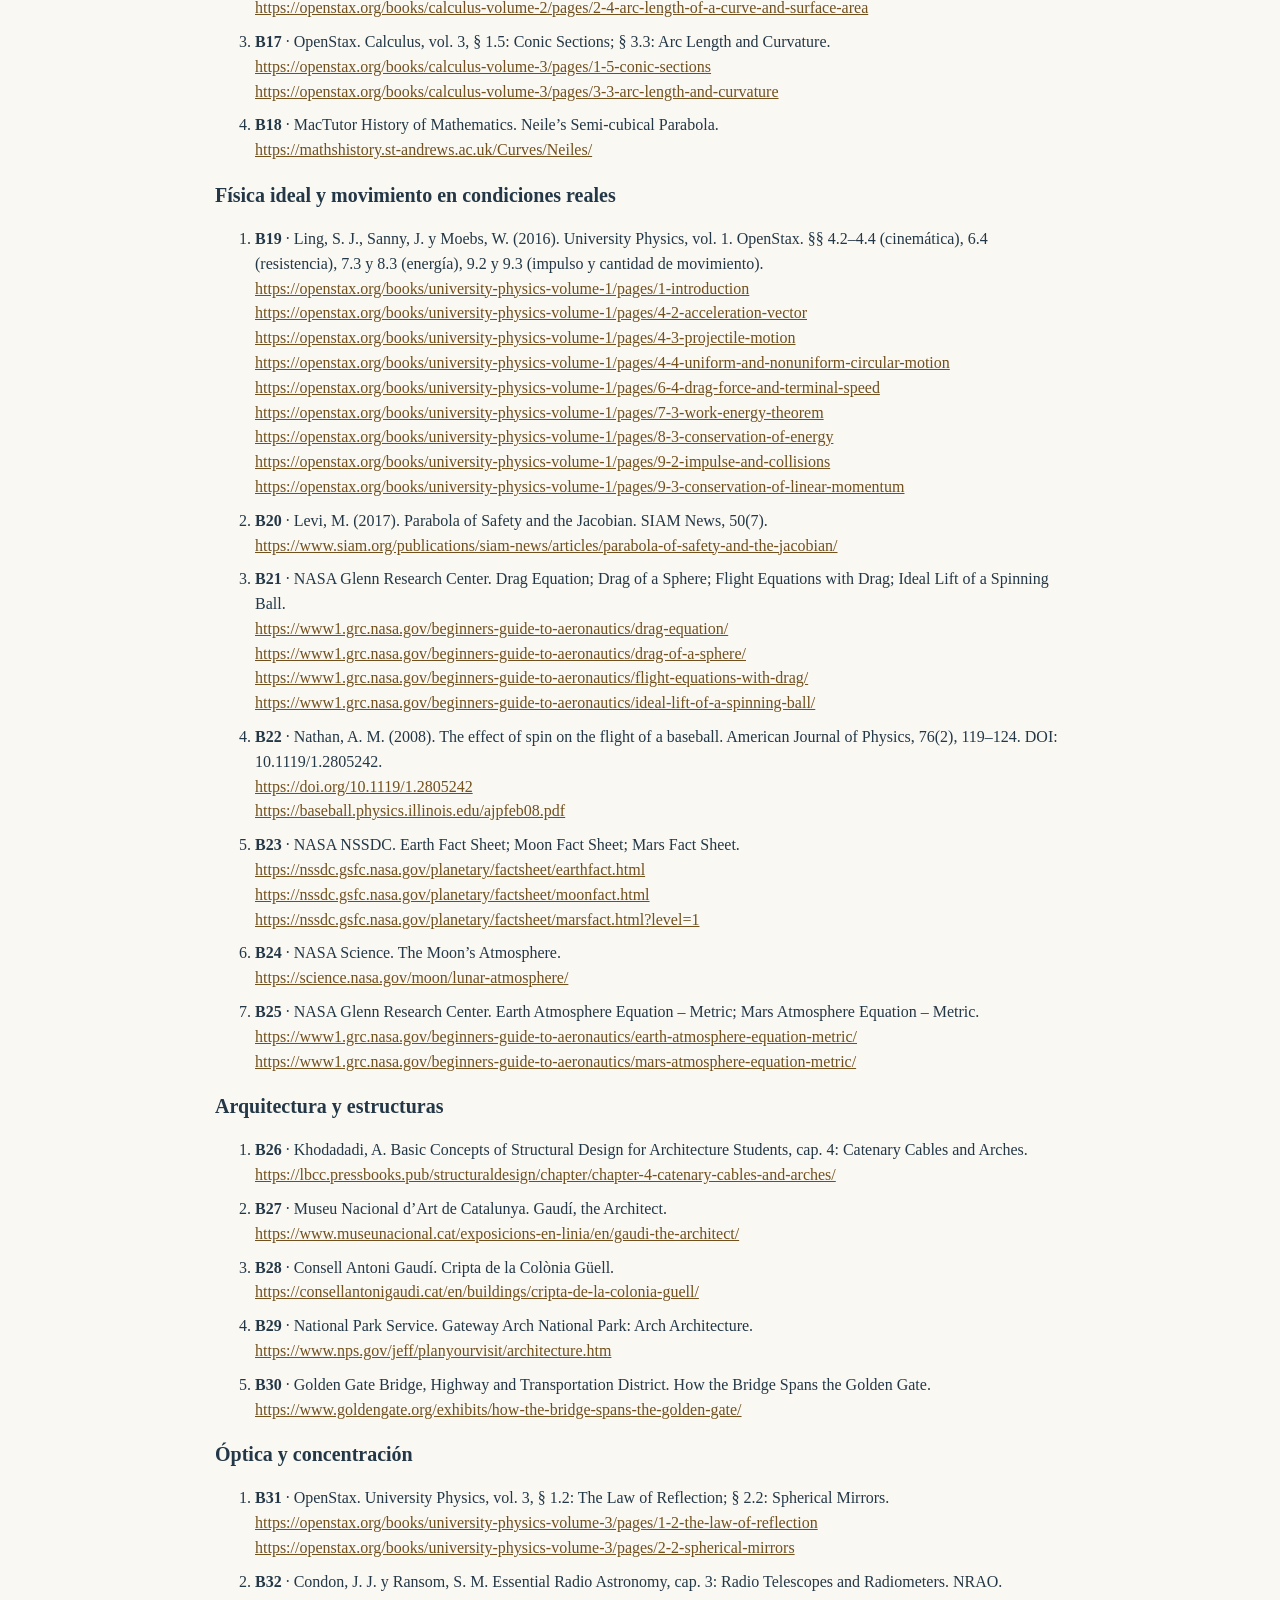
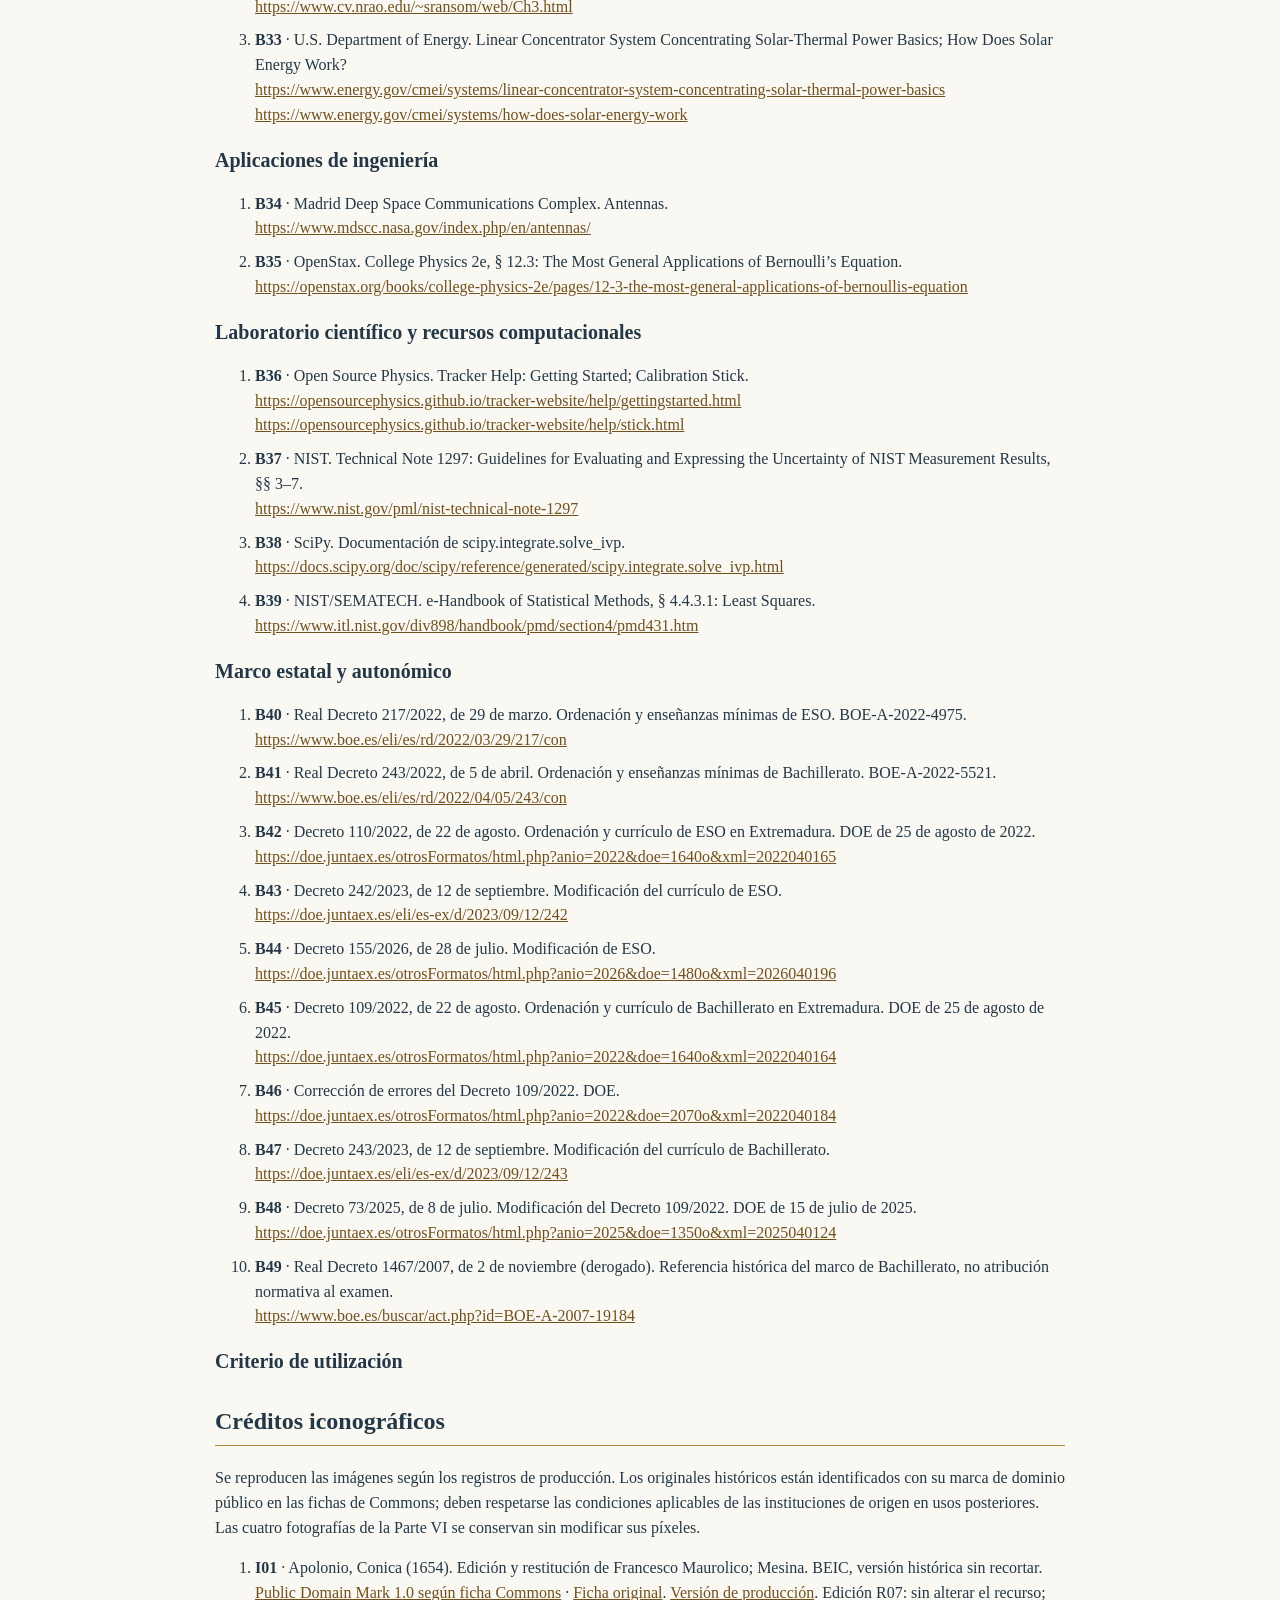
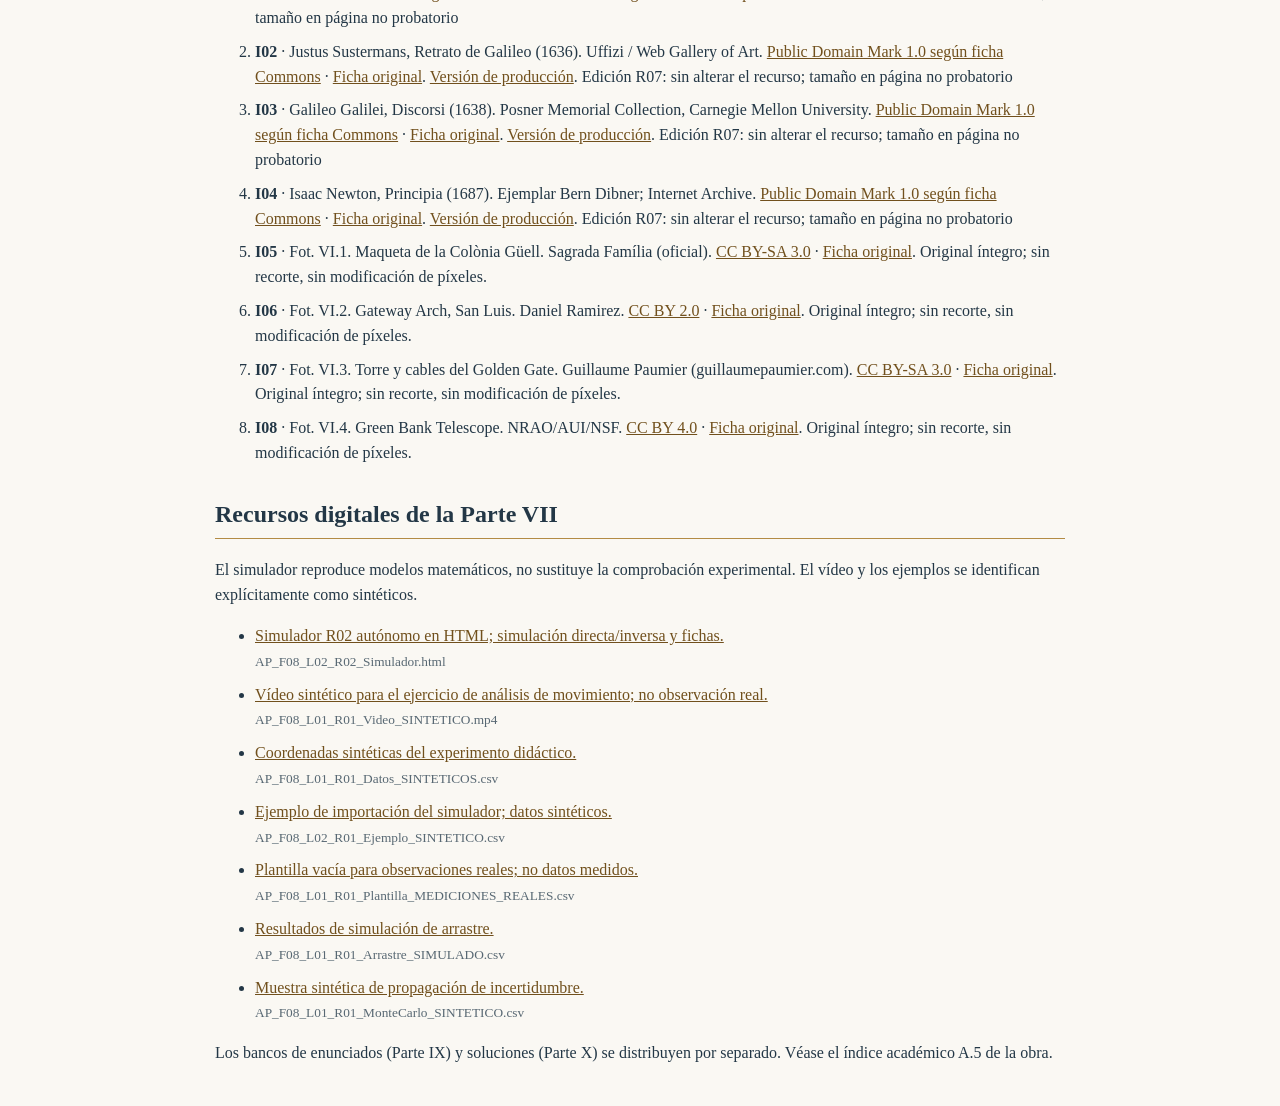
<file: laboratorio/AP_Indice_digital_fuentes_y_recursos.html>
<!doctype html><html lang="es"><meta charset="utf-8"><meta name="viewport" content="width=device-width,initial-scale=1"><title>Anatomía de una parábola · Fuentes y recursos</title><style>body{max-width:850px;margin:40px auto;padding:0 24px;font:16px/1.55 Georgia,serif;color:#233746;background:#faf8f3}h1,h2,h3{line-height:1.2}h1{font-size:36px}h2{border-bottom:1px solid #b38b44;padding-bottom:9px;margin-top:34px}h3{font-size:20px}a{color:#71501d;overflow-wrap:anywhere}li{margin:9px 0}small{color:#586873}code{font-size:.9em;overflow-wrap:anywhere}</style><h1>Anatomía de una parábola · Fuentes y recursos</h1><p>Rafael Márquez · Repertorio de fuentes de la edición. Los recursos locales no requieren conexión; los enlaces externos sí. Consulta editorial de enlaces: 26 de noviembre de 2026. No equivale a inspección íntegra de todos los textos.</p><nav><a href="#bibliografia">Bibliografía</a> · <a href="#imagenes">Créditos</a> · <a href="#recursos">Recursos digitales</a></nav><h2 id="bibliografia">Bibliografía y fuentes</h2>
<h3>Origen e historia</h3><ol>
<li><strong>B01</strong> · Márquez Gordón, R. (2010). Examen de Dibujo Técnico, 2.º de Bachillerato, 3 de mayo: enunciados y resolución. Archivo del autor. Tres hojas.</li>
<li><strong>B02</strong> · MacTutor History of Mathematics, University of St Andrews. Menaechmus; Apollonius; Pierre de Fermat.<br><a href="https://mathshistory.st-andrews.ac.uk/Biographies/Menaechmus/">https://mathshistory.st-andrews.ac.uk/Biographies/Menaechmus/</a><br><a href="https://mathshistory.st-andrews.ac.uk/Biographies/Apollonius/">https://mathshistory.st-andrews.ac.uk/Biographies/Apollonius/</a><br><a href="https://mathshistory.st-andrews.ac.uk/Biographies/Fermat/">https://mathshistory.st-andrews.ac.uk/Biographies/Fermat/</a></li>
<li><strong>B03</strong> · Arquímedes. Quadrature of the parabola. Extracto en MacTutor.<br><a href="https://mathshistory.st-andrews.ac.uk/Extras/Archimedes_parabola/">https://mathshistory.st-andrews.ac.uk/Extras/Archimedes_parabola/</a></li>
<li><strong>B04</strong> · Descartes, R. (1637). La Géométrie. Extracto de la traducción de Smith y Latham (1954), MacTutor.<br><a href="https://mathshistory.st-andrews.ac.uk/Extras/Descartes_La_Geometrie/">https://mathshistory.st-andrews.ac.uk/Extras/Descartes_La_Geometrie/</a></li>
<li><strong>B05</strong> · Galilei, G. (1638). Dialogues Concerning Two New Sciences, Fourth Day. Traducción inglesa de H. Crew y A. de Salvio (1914).<br><a href="https://www.ganino.com/anteanus/dialogues_concerning_two_new_sciences_by_galileo_galilei_fourth_day">https://www.ganino.com/anteanus/dialogues_concerning_two_new_sciences_by_galileo_galilei_fourth_day</a></li>
<li><strong>B06</strong> · Smith, G. E. Newton’s Philosophiae Naturalis Principia Mathematica. Stanford Encyclopedia of Philosophy.<br><a href="https://plato.stanford.edu/entries/newton-principia/">https://plato.stanford.edu/entries/newton-principia/</a></li>
<li><strong>B07</strong> · Apolonio de Perga (1566). Apollonii Pergai Conicorum libri quattuor. Smithsonian Libraries. Ficha bibliográfica, no cotejo del facsímil.<br><a href="https://library.si.edu/digital-library/book/apolloniipergai00apol">https://library.si.edu/digital-library/book/apolloniipergai00apol</a><br><a href="https://doi.org/10.5479/sil.153815.39088003019882">https://doi.org/10.5479/sil.153815.39088003019882</a></li>
<li><strong>B08</strong> · Galilei, G. (1638). Discorsi e dimostrazioni matematiche. Library of Congress, ficha 55003623; no cotejo del facsímil.<br><a href="https://www.loc.gov/item/55003623/">https://www.loc.gov/item/55003623/</a></li>
</ol>
<h3>Dibujo Técnico y geometría</h3><ol>
<li><strong>B09</strong> · OpenStax. Precalculus 2e, § 3.2: Quadratic Functions; § 10.3: The Parabola.<br><a href="https://openstax.org/books/precalculus-2e/pages/3-2-quadratic-functions">https://openstax.org/books/precalculus-2e/pages/3-2-quadratic-functions</a><br><a href="https://openstax.org/books/precalculus-2e/pages/10-3-the-parabola">https://openstax.org/books/precalculus-2e/pages/10-3-the-parabola</a></li>
<li><strong>B10</strong> · Picciotto, H. Geometry of the Parabola (2D). MathEd.page.<br><a href="https://www.mathed.page/parabolas/geometry/index.html">https://www.mathed.page/parabolas/geometry/index.html</a></li>
<li><strong>B11</strong> · University of Illinois Urbana-Champaign (2025). CS 418: Bézier curves.<br><a href="https://courses.grainger.illinois.edu/cs418/fa2025/text/bezier.html">https://courses.grainger.illinois.edu/cs418/fa2025/text/bezier.html</a></li>
<li><strong>B12</strong> · Tatum, J. Celestial Mechanics, § 2.3: The Parabola. Physics LibreTexts.<br><a href="https://phys.libretexts.org/Bookshelves/Astronomy__Cosmology/Celestial_Mechanics_(Tatum)/02:_Conic_Sections/2.03:_The_Parabola">https://phys.libretexts.org/Bookshelves/Astronomy__Cosmology/Celestial_Mechanics_(Tatum)/02:_Conic_Sections/2.03:_The_Parabola</a></li>
<li><strong>B13</strong> · Kunkel, P. Parabola Given the focus and Two Tangents. Whistler Alley Mathematics.<br><a href="https://whistleralley.com/conics/conic_construction/parabola_focus_2_tangents/">https://whistleralley.com/conics/conic_construction/parabola_focus_2_tangents/</a></li>
<li><strong>B14</strong> · Gutiérrez de Ravé, E. y Jiménez-Hornero, F. J. (2024). A 3D Descriptive Geometry Problem-Solving Methodology Using CAD and Orthographic Projection. Symmetry, 16(4), 476. DOI: 10.3390/sym16040476.<br><a href="https://www.mdpi.com/2073-8994/16/4/476">https://www.mdpi.com/2073-8994/16/4/476</a><br><a href="https://doi.org/10.3390/sym16040476">https://doi.org/10.3390/sym16040476</a></li>
</ol>
<h3>Matemáticas</h3><ol>
<li><strong>B15</strong> · OpenStax. Calculus, vol. 1, § 3.1: Defining the Derivative; cap. 4: Applications of Derivatives.<br><a href="https://openstax.org/books/calculus-volume-1/pages/3-1-defining-the-derivative">https://openstax.org/books/calculus-volume-1/pages/3-1-defining-the-derivative</a><br><a href="https://openstax.org/books/calculus-volume-1/pages/4-introduction">https://openstax.org/books/calculus-volume-1/pages/4-introduction</a></li>
<li><strong>B16</strong> · OpenStax. Calculus, vol. 2, § 2.4: Arc Length of a Curve and Surface Area.<br><a href="https://openstax.org/books/calculus-volume-2/pages/2-4-arc-length-of-a-curve-and-surface-area">https://openstax.org/books/calculus-volume-2/pages/2-4-arc-length-of-a-curve-and-surface-area</a></li>
<li><strong>B17</strong> · OpenStax. Calculus, vol. 3, § 1.5: Conic Sections; § 3.3: Arc Length and Curvature.<br><a href="https://openstax.org/books/calculus-volume-3/pages/1-5-conic-sections">https://openstax.org/books/calculus-volume-3/pages/1-5-conic-sections</a><br><a href="https://openstax.org/books/calculus-volume-3/pages/3-3-arc-length-and-curvature">https://openstax.org/books/calculus-volume-3/pages/3-3-arc-length-and-curvature</a></li>
<li><strong>B18</strong> · MacTutor History of Mathematics. Neile’s Semi-cubical Parabola.<br><a href="https://mathshistory.st-andrews.ac.uk/Curves/Neiles/">https://mathshistory.st-andrews.ac.uk/Curves/Neiles/</a></li>
</ol>
<h3>Física ideal y movimiento en condiciones reales</h3><ol>
<li><strong>B19</strong> · Ling, S. J., Sanny, J. y Moebs, W. (2016). University Physics, vol. 1. OpenStax. §§ 4.2–4.4 (cinemática), 6.4 (resistencia), 7.3 y 8.3 (energía), 9.2 y 9.3 (impulso y cantidad de movimiento).<br><a href="https://openstax.org/books/university-physics-volume-1/pages/1-introduction">https://openstax.org/books/university-physics-volume-1/pages/1-introduction</a><br><a href="https://openstax.org/books/university-physics-volume-1/pages/4-2-acceleration-vector">https://openstax.org/books/university-physics-volume-1/pages/4-2-acceleration-vector</a><br><a href="https://openstax.org/books/university-physics-volume-1/pages/4-3-projectile-motion">https://openstax.org/books/university-physics-volume-1/pages/4-3-projectile-motion</a><br><a href="https://openstax.org/books/university-physics-volume-1/pages/4-4-uniform-and-nonuniform-circular-motion">https://openstax.org/books/university-physics-volume-1/pages/4-4-uniform-and-nonuniform-circular-motion</a><br><a href="https://openstax.org/books/university-physics-volume-1/pages/6-4-drag-force-and-terminal-speed">https://openstax.org/books/university-physics-volume-1/pages/6-4-drag-force-and-terminal-speed</a><br><a href="https://openstax.org/books/university-physics-volume-1/pages/7-3-work-energy-theorem">https://openstax.org/books/university-physics-volume-1/pages/7-3-work-energy-theorem</a><br><a href="https://openstax.org/books/university-physics-volume-1/pages/8-3-conservation-of-energy">https://openstax.org/books/university-physics-volume-1/pages/8-3-conservation-of-energy</a><br><a href="https://openstax.org/books/university-physics-volume-1/pages/9-2-impulse-and-collisions">https://openstax.org/books/university-physics-volume-1/pages/9-2-impulse-and-collisions</a><br><a href="https://openstax.org/books/university-physics-volume-1/pages/9-3-conservation-of-linear-momentum">https://openstax.org/books/university-physics-volume-1/pages/9-3-conservation-of-linear-momentum</a></li>
<li><strong>B20</strong> · Levi, M. (2017). Parabola of Safety and the Jacobian. SIAM News, 50(7).<br><a href="https://www.siam.org/publications/siam-news/articles/parabola-of-safety-and-the-jacobian/">https://www.siam.org/publications/siam-news/articles/parabola-of-safety-and-the-jacobian/</a></li>
<li><strong>B21</strong> · NASA Glenn Research Center. Drag Equation; Drag of a Sphere; Flight Equations with Drag; Ideal Lift of a Spinning Ball.<br><a href="https://www1.grc.nasa.gov/beginners-guide-to-aeronautics/drag-equation/">https://www1.grc.nasa.gov/beginners-guide-to-aeronautics/drag-equation/</a><br><a href="https://www1.grc.nasa.gov/beginners-guide-to-aeronautics/drag-of-a-sphere/">https://www1.grc.nasa.gov/beginners-guide-to-aeronautics/drag-of-a-sphere/</a><br><a href="https://www1.grc.nasa.gov/beginners-guide-to-aeronautics/flight-equations-with-drag/">https://www1.grc.nasa.gov/beginners-guide-to-aeronautics/flight-equations-with-drag/</a><br><a href="https://www1.grc.nasa.gov/beginners-guide-to-aeronautics/ideal-lift-of-a-spinning-ball/">https://www1.grc.nasa.gov/beginners-guide-to-aeronautics/ideal-lift-of-a-spinning-ball/</a></li>
<li><strong>B22</strong> · Nathan, A. M. (2008). The effect of spin on the flight of a baseball. American Journal of Physics, 76(2), 119–124. DOI: 10.1119/1.2805242.<br><a href="https://doi.org/10.1119/1.2805242">https://doi.org/10.1119/1.2805242</a><br><a href="https://baseball.physics.illinois.edu/ajpfeb08.pdf">https://baseball.physics.illinois.edu/ajpfeb08.pdf</a></li>
<li><strong>B23</strong> · NASA NSSDC. Earth Fact Sheet; Moon Fact Sheet; Mars Fact Sheet.<br><a href="https://nssdc.gsfc.nasa.gov/planetary/factsheet/earthfact.html">https://nssdc.gsfc.nasa.gov/planetary/factsheet/earthfact.html</a><br><a href="https://nssdc.gsfc.nasa.gov/planetary/factsheet/moonfact.html">https://nssdc.gsfc.nasa.gov/planetary/factsheet/moonfact.html</a><br><a href="https://nssdc.gsfc.nasa.gov/planetary/factsheet/marsfact.html?level=1">https://nssdc.gsfc.nasa.gov/planetary/factsheet/marsfact.html?level=1</a></li>
<li><strong>B24</strong> · NASA Science. The Moon’s Atmosphere.<br><a href="https://science.nasa.gov/moon/lunar-atmosphere/">https://science.nasa.gov/moon/lunar-atmosphere/</a></li>
<li><strong>B25</strong> · NASA Glenn Research Center. Earth Atmosphere Equation – Metric; Mars Atmosphere Equation – Metric.<br><a href="https://www1.grc.nasa.gov/beginners-guide-to-aeronautics/earth-atmosphere-equation-metric/">https://www1.grc.nasa.gov/beginners-guide-to-aeronautics/earth-atmosphere-equation-metric/</a><br><a href="https://www1.grc.nasa.gov/beginners-guide-to-aeronautics/mars-atmosphere-equation-metric/">https://www1.grc.nasa.gov/beginners-guide-to-aeronautics/mars-atmosphere-equation-metric/</a></li>
</ol>
<h3>Arquitectura y estructuras</h3><ol>
<li><strong>B26</strong> · Khodadadi, A. Basic Concepts of Structural Design for Architecture Students, cap. 4: Catenary Cables and Arches.<br><a href="https://lbcc.pressbooks.pub/structuraldesign/chapter/chapter-4-catenary-cables-and-arches/">https://lbcc.pressbooks.pub/structuraldesign/chapter/chapter-4-catenary-cables-and-arches/</a></li>
<li><strong>B27</strong> · Museu Nacional d’Art de Catalunya. Gaudí, the Architect.<br><a href="https://www.museunacional.cat/exposicions-en-linia/en/gaudi-the-architect/">https://www.museunacional.cat/exposicions-en-linia/en/gaudi-the-architect/</a></li>
<li><strong>B28</strong> · Consell Antoni Gaudí. Cripta de la Colònia Güell.<br><a href="https://consellantonigaudi.cat/en/buildings/cripta-de-la-colonia-guell/">https://consellantonigaudi.cat/en/buildings/cripta-de-la-colonia-guell/</a></li>
<li><strong>B29</strong> · National Park Service. Gateway Arch National Park: Arch Architecture.<br><a href="https://www.nps.gov/jeff/planyourvisit/architecture.htm">https://www.nps.gov/jeff/planyourvisit/architecture.htm</a></li>
<li><strong>B30</strong> · Golden Gate Bridge, Highway and Transportation District. How the Bridge Spans the Golden Gate.<br><a href="https://www.goldengate.org/exhibits/how-the-bridge-spans-the-golden-gate/">https://www.goldengate.org/exhibits/how-the-bridge-spans-the-golden-gate/</a></li>
</ol>
<h3>Óptica y concentración</h3><ol>
<li><strong>B31</strong> · OpenStax. University Physics, vol. 3, § 1.2: The Law of Reflection; § 2.2: Spherical Mirrors.<br><a href="https://openstax.org/books/university-physics-volume-3/pages/1-2-the-law-of-reflection">https://openstax.org/books/university-physics-volume-3/pages/1-2-the-law-of-reflection</a><br><a href="https://openstax.org/books/university-physics-volume-3/pages/2-2-spherical-mirrors">https://openstax.org/books/university-physics-volume-3/pages/2-2-spherical-mirrors</a></li>
<li><strong>B32</strong> · Condon, J. J. y Ransom, S. M. Essential Radio Astronomy, cap. 3: Radio Telescopes and Radiometers. NRAO.<br><a href="https://www.cv.nrao.edu/~sransom/web/Ch3.html">https://www.cv.nrao.edu/~sransom/web/Ch3.html</a></li>
<li><strong>B33</strong> · U.S. Department of Energy. Linear Concentrator System Concentrating Solar-Thermal Power Basics; How Does Solar Energy Work?<br><a href="https://www.energy.gov/cmei/systems/linear-concentrator-system-concentrating-solar-thermal-power-basics">https://www.energy.gov/cmei/systems/linear-concentrator-system-concentrating-solar-thermal-power-basics</a><br><a href="https://www.energy.gov/cmei/systems/how-does-solar-energy-work">https://www.energy.gov/cmei/systems/how-does-solar-energy-work</a></li>
</ol>
<h3>Aplicaciones de ingeniería</h3><ol>
<li><strong>B34</strong> · Madrid Deep Space Communications Complex. Antennas.<br><a href="https://www.mdscc.nasa.gov/index.php/en/antennas/">https://www.mdscc.nasa.gov/index.php/en/antennas/</a></li>
<li><strong>B35</strong> · OpenStax. College Physics 2e, § 12.3: The Most General Applications of Bernoulli’s Equation.<br><a href="https://openstax.org/books/college-physics-2e/pages/12-3-the-most-general-applications-of-bernoullis-equation">https://openstax.org/books/college-physics-2e/pages/12-3-the-most-general-applications-of-bernoullis-equation</a></li>
</ol>
<h3>Laboratorio científico y recursos computacionales</h3><ol>
<li><strong>B36</strong> · Open Source Physics. Tracker Help: Getting Started; Calibration Stick.<br><a href="https://opensourcephysics.github.io/tracker-website/help/gettingstarted.html">https://opensourcephysics.github.io/tracker-website/help/gettingstarted.html</a><br><a href="https://opensourcephysics.github.io/tracker-website/help/stick.html">https://opensourcephysics.github.io/tracker-website/help/stick.html</a></li>
<li><strong>B37</strong> · NIST. Technical Note 1297: Guidelines for Evaluating and Expressing the Uncertainty of NIST Measurement Results, §§ 3–7.<br><a href="https://www.nist.gov/pml/nist-technical-note-1297">https://www.nist.gov/pml/nist-technical-note-1297</a></li>
<li><strong>B38</strong> · SciPy. Documentación de scipy.integrate.solve_ivp.<br><a href="https://docs.scipy.org/doc/scipy/reference/generated/scipy.integrate.solve_ivp.html">https://docs.scipy.org/doc/scipy/reference/generated/scipy.integrate.solve_ivp.html</a></li>
<li><strong>B39</strong> · NIST/SEMATECH. e-Handbook of Statistical Methods, § 4.4.3.1: Least Squares.<br><a href="https://www.itl.nist.gov/div898/handbook/pmd/section4/pmd431.htm">https://www.itl.nist.gov/div898/handbook/pmd/section4/pmd431.htm</a></li>
</ol>
<h3>Marco estatal y autonómico</h3><ol>
<li><strong>B40</strong> · Real Decreto 217/2022, de 29 de marzo. Ordenación y enseñanzas mínimas de ESO. BOE-A-2022-4975.<br><a href="https://www.boe.es/eli/es/rd/2022/03/29/217/con">https://www.boe.es/eli/es/rd/2022/03/29/217/con</a></li>
<li><strong>B41</strong> · Real Decreto 243/2022, de 5 de abril. Ordenación y enseñanzas mínimas de Bachillerato. BOE-A-2022-5521.<br><a href="https://www.boe.es/eli/es/rd/2022/04/05/243/con">https://www.boe.es/eli/es/rd/2022/04/05/243/con</a></li>
<li><strong>B42</strong> · Decreto 110/2022, de 22 de agosto. Ordenación y currículo de ESO en Extremadura. DOE de 25 de agosto de 2022.<br><a href="https://doe.juntaex.es/otrosFormatos/html.php?anio=2022&amp;doe=1640o&amp;xml=2022040165">https://doe.juntaex.es/otrosFormatos/html.php?anio=2022&amp;doe=1640o&amp;xml=2022040165</a></li>
<li><strong>B43</strong> · Decreto 242/2023, de 12 de septiembre. Modificación del currículo de ESO.<br><a href="https://doe.juntaex.es/eli/es-ex/d/2023/09/12/242">https://doe.juntaex.es/eli/es-ex/d/2023/09/12/242</a></li>
<li><strong>B44</strong> · Decreto 155/2026, de 28 de julio. Modificación de ESO.<br><a href="https://doe.juntaex.es/otrosFormatos/html.php?anio=2026&amp;doe=1480o&amp;xml=2026040196">https://doe.juntaex.es/otrosFormatos/html.php?anio=2026&amp;doe=1480o&amp;xml=2026040196</a></li>
<li><strong>B45</strong> · Decreto 109/2022, de 22 de agosto. Ordenación y currículo de Bachillerato en Extremadura. DOE de 25 de agosto de 2022.<br><a href="https://doe.juntaex.es/otrosFormatos/html.php?anio=2022&amp;doe=1640o&amp;xml=2022040164">https://doe.juntaex.es/otrosFormatos/html.php?anio=2022&amp;doe=1640o&amp;xml=2022040164</a></li>
<li><strong>B46</strong> · Corrección de errores del Decreto 109/2022. DOE.<br><a href="https://doe.juntaex.es/otrosFormatos/html.php?anio=2022&amp;doe=2070o&amp;xml=2022040184">https://doe.juntaex.es/otrosFormatos/html.php?anio=2022&amp;doe=2070o&amp;xml=2022040184</a></li>
<li><strong>B47</strong> · Decreto 243/2023, de 12 de septiembre. Modificación del currículo de Bachillerato.<br><a href="https://doe.juntaex.es/eli/es-ex/d/2023/09/12/243">https://doe.juntaex.es/eli/es-ex/d/2023/09/12/243</a></li>
<li><strong>B48</strong> · Decreto 73/2025, de 8 de julio. Modificación del Decreto 109/2022. DOE de 15 de julio de 2025.<br><a href="https://doe.juntaex.es/otrosFormatos/html.php?anio=2025&amp;doe=1350o&amp;xml=2025040124">https://doe.juntaex.es/otrosFormatos/html.php?anio=2025&amp;doe=1350o&amp;xml=2025040124</a></li>
<li><strong>B49</strong> · Real Decreto 1467/2007, de 2 de noviembre (derogado). Referencia histórica del marco de Bachillerato, no atribución normativa al examen.<br><a href="https://www.boe.es/buscar/act.php?id=BOE-A-2007-19184">https://www.boe.es/buscar/act.php?id=BOE-A-2007-19184</a></li>
</ol>
<h3>Criterio de utilización</h3><ol>
</ol>
<h2 id="imagenes">Créditos iconográficos</h2><p>Se reproducen las imágenes según los registros de producción. Los originales históricos están identificados con su marca de dominio público en las fichas de Commons; deben respetarse las condiciones aplicables de las instituciones de origen en usos posteriores. Las cuatro fotografías de la Parte VI se conservan sin modificar sus píxeles.</p><ol>
<li><strong>I01</strong> · Apolonio, Conica (1654). Edición y restitución de Francesco Maurolico; Mesina. BEIC, versión histórica sin recortar. <a href="https://creativecommons.org/publicdomain/mark/1.0/">Public Domain Mark 1.0 según ficha Commons</a> · <a href="https://commons.wikimedia.org/wiki/File:Apollonius_-_Conica,_1654_-_845996.jpg">Ficha original</a>. <a href="https://upload.wikimedia.org/wikipedia/commons/archive/5/52/20180218113159%21Apollonius_-_Conica%2C_1654_-_845996.jpg">Versión de producción</a>. Edición R07: sin alterar el recurso; tamaño en página no probatorio</li>
<li><strong>I02</strong> · Justus Sustermans, Retrato de Galileo (1636). Uffizi / Web Gallery of Art. <a href="https://creativecommons.org/publicdomain/mark/1.0/">Public Domain Mark 1.0 según ficha Commons</a> · <a href="https://commons.wikimedia.org/wiki/File:Justus_Sustermans_-_Portrait_of_Galileo_Galilei_-_WGA21972.jpg">Ficha original</a>. <a href="https://upload.wikimedia.org/wikipedia/commons/4/4d/Justus_Sustermans_-_Portrait_of_Galileo_Galilei_-_WGA21972.jpg">Versión de producción</a>. Edición R07: sin alterar el recurso; tamaño en página no probatorio</li>
<li><strong>I03</strong> · Galileo Galilei, Discorsi (1638). Posner Memorial Collection, Carnegie Mellon University. <a href="https://creativecommons.org/publicdomain/mark/1.0/">Public Domain Mark 1.0 según ficha Commons</a> · <a href="https://commons.wikimedia.org/wiki/File:Galileo_Galilei,_Discorsi_e_Dimostrazioni_Matematiche_Intorno_a_Due_Nuove_Scienze.jpg">Ficha original</a>. <a href="https://upload.wikimedia.org/wikipedia/commons/a/a4/Galileo_Galilei%2C_Discorsi_e_Dimostrazioni_Matematiche_Intorno_a_Due_Nuove_Scienze.jpg">Versión de producción</a>. Edición R07: sin alterar el recurso; tamaño en página no probatorio</li>
<li><strong>I04</strong> · Isaac Newton, Principia (1687). Ejemplar Bern Dibner; Internet Archive. <a href="https://creativecommons.org/publicdomain/mark/1.0/">Public Domain Mark 1.0 según ficha Commons</a> · <a href="https://commons.wikimedia.org/wiki/File:Newton%27s_Principia_title_page.png">Ficha original</a>. <a href="https://upload.wikimedia.org/wikipedia/commons/3/3e/Newton%27s_Principia_title_page.png">Versión de producción</a>. Edición R07: sin alterar el recurso; tamaño en página no probatorio</li>
<li><strong>I05</strong> · Fot. VI.1. Maqueta de la Colònia Güell. Sagrada Família (oficial). <a href="https://creativecommons.org/licenses/by-sa/3.0/">CC BY-SA 3.0</a> · <a href="https://commons.wikimedia.org/wiki/File:Sagrada_Fam%C3%ADlia._Museu_(maqueta_Col%C3%B2nia_G%C3%BCell).jpg">Ficha original</a>. Original íntegro; sin recorte, sin modificación de píxeles.</li>
<li><strong>I06</strong> · Fot. VI.2. Gateway Arch, San Luis. Daniel Ramirez. <a href="https://creativecommons.org/licenses/by/2.0/">CC BY 2.0</a> · <a href="https://commons.wikimedia.org/wiki/File:Gateway_Arch_St._Louis.jpg">Ficha original</a>. Original íntegro; sin recorte, sin modificación de píxeles.</li>
<li><strong>I07</strong> · Fot. VI.3. Torre y cables del Golden Gate. Guillaume Paumier (guillaumepaumier.com). <a href="https://creativecommons.org/licenses/by-sa/3.0/">CC BY-SA 3.0</a> · <a href="https://commons.wikimedia.org/wiki/File:Tower_and_cables_of_the_Golden_Gate_bridge_in_San_Francisco_64.jpg">Ficha original</a>. Original íntegro; sin recorte, sin modificación de píxeles.</li>
<li><strong>I08</strong> · Fot. VI.4. Green Bank Telescope. NRAO/AUI/NSF. <a href="https://creativecommons.org/licenses/by/4.0/">CC BY 4.0</a> · <a href="https://commons.wikimedia.org/wiki/File:Green_Bank_Telescope_NRAO.jpg">Ficha original</a>. Original íntegro; sin recorte, sin modificación de píxeles.</li>
</ol><h2 id="recursos">Recursos digitales de la Parte VII</h2><p>El simulador reproduce modelos matemáticos, no sustituye la comprobación experimental. El vídeo y los ejemplos se identifican explícitamente como sintéticos.</p><ul>
<li><a href="AP_F08_L02_R02_Simulador.html">Simulador R02 autónomo en HTML; simulación directa/inversa y fichas.</a><br><small>AP_F08_L02_R02_Simulador.html</small></li>
<li><a href="AP_F08_L01_R01_Video_SINTETICO.mp4">Vídeo sintético para el ejercicio de análisis de movimiento; no observación real.</a><br><small>AP_F08_L01_R01_Video_SINTETICO.mp4</small></li>
<li><a href="AP_F08_L01_R01_Datos_SINTETICOS.csv">Coordenadas sintéticas del experimento didáctico.</a><br><small>AP_F08_L01_R01_Datos_SINTETICOS.csv</small></li>
<li><a href="AP_F08_L02_R01_Ejemplo_SINTETICO.csv">Ejemplo de importación del simulador; datos sintéticos.</a><br><small>AP_F08_L02_R01_Ejemplo_SINTETICO.csv</small></li>
<li><a href="AP_F08_L01_R01_Plantilla_MEDICIONES_REALES.csv">Plantilla vacía para observaciones reales; no datos medidos.</a><br><small>AP_F08_L01_R01_Plantilla_MEDICIONES_REALES.csv</small></li>
<li><a href="AP_F08_L01_R01_Arrastre_SIMULADO.csv">Resultados de simulación de arrastre.</a><br><small>AP_F08_L01_R01_Arrastre_SIMULADO.csv</small></li>
<li><a href="AP_F08_L01_R01_MonteCarlo_SINTETICO.csv">Muestra sintética de propagación de incertidumbre.</a><br><small>AP_F08_L01_R01_MonteCarlo_SINTETICO.csv</small></li>
</ul><p>Los bancos de enunciados (Parte IX) y soluciones (Parte X) se distribuyen por separado. Véase el índice académico A.5 de la obra.</p></html>
</file>
<file: estilo.css>
:root{--paper:#fcf7ee;--cream:#f5e8d3;--ink:#37251d;--muted:#725c4f;--wine:#74291f;--ochre:#a77b3e;--line:#d7c1a4;--white:#fffdf8;--shadow:0 16px 42px rgba(83,36,23,.15)}
*{box-sizing:border-box}html{scroll-behavior:smooth;scroll-padding-top:20px}body{margin:0;background:var(--paper);color:var(--ink);font:16px/1.62 system-ui,-apple-system,"Segoe UI",sans-serif}h1,h2,h3,p,figure{margin:0}h1,h2,h3{font-family:Georgia,"Times New Roman",serif;font-weight:normal}h1{font-size:clamp(48px,6.5vw,82px);line-height:.98;letter-spacing:-.035em;color:var(--wine)}h2{font-size:clamp(29px,4vw,39px);line-height:1.19;letter-spacing:-.015em;color:var(--wine)}h3{font-size:24px;line-height:1.2;color:var(--wine)}p{margin-top:12px;color:var(--muted)}a{color:var(--wine)}a:focus-visible,button:focus-visible{outline:3px solid #b38a49;outline-offset:4px}img,video,svg{display:block;max-width:100%}.container{width:min(1120px,calc(100% - 72px));margin-inline:auto}.skip{position:absolute;left:10px;top:-100px;z-index:3;background:var(--white);padding:10px}.skip:focus{top:8px}.sitehead{border-bottom:1px solid var(--line);background:var(--paper)}.header-inner{min-height:76px;display:flex;align-items:center;gap:30px;justify-content:space-between}.brand{display:flex;align-items:center;gap:10px;color:var(--ink);text-decoration:none;font-family:Georgia,serif;font-size:19px}.header-inner nav{display:flex;gap:26px;flex-wrap:wrap}.header-inner nav a{text-decoration:none;font-size:14px;font-weight:600}.header-inner nav a:hover{text-decoration:underline}.hero{min-height:610px;display:grid;grid-template-columns:1.35fr .8fr;align-items:center;gap:74px;padding-block:64px 72px}.eyebrow{font-weight:700;font-size:11px;letter-spacing:.17em;color:var(--ochre);margin:0 0 18px}.subtitle{font:italic clamp(23px,3vw,30px)/1.3 Georgia,serif;color:#603d2b;margin-top:24px}.rule{width:95px;height:1px;background:var(--ochre);margin:28px 0}.lead{font-size:17px;max-width:560px;margin-bottom:24px}.actions{display:flex;gap:12px;flex-wrap:wrap}.btn{display:inline-flex;gap:16px;align-items:center;justify-content:center;text-decoration:none;padding:13px 20px;min-height:47px;border:1px solid var(--wine);border-radius:3px;font-size:14px;font-weight:700;line-height:1.35}.primary{background:var(--wine);color:white}.primary:hover{background:#55231d}.secondary{background:transparent;color:var(--wine)}.secondary:hover{background:#f2e5d0}.fine{font-size:12px;margin-top:14px}.cover{max-width:340px;justify-self:center;width:100%}.cover img{width:100%;height:auto;box-shadow:var(--shadow);border:1px solid #b9987b}.cover figcaption{text-align:center;margin-top:14px;font-size:12px;letter-spacing:.1em;color:var(--muted)}.band{background:var(--cream);border-block:1px solid var(--line);padding:58px 0}.intro{max-width:740px}.modules{display:grid;grid-template-columns:repeat(3,minmax(0,1fr));gap:20px;margin-top:30px}.modules article{background:var(--white);border:1px solid var(--line);padding:24px 24px 18px;display:flex;flex-direction:column;min-height:250px}.number{font:italic 27px Georgia,serif;color:var(--ochre);margin-bottom:15px}.modules p{font-size:14px;flex-grow:1}.micro{height:85px;margin-top:12px}.micro svg{height:100%;width:100%}.notice{border-left:3px solid var(--ochre);padding:10px 16px;margin-top:24px;font-size:13px;color:var(--muted)}.resources{padding:64px 0}.section-top{display:grid;grid-template-columns:1fr 1fr;gap:30px;align-items:end;margin-bottom:26px}.section-top p:not(.eyebrow){font-size:14px}.resource-grid{display:grid;grid-template-columns:1fr 1.4fr;gap:30px}.video-card{border:1px solid var(--line);padding:16px;background:var(--white)}.video-card video{width:100%;aspect-ratio:4/3;object-fit:contain;background:#33251e}.video-card h3{margin-top:18px}.video-card p{font-size:14px;margin-bottom:14px}.video-card a{font-size:14px;font-weight:600;text-decoration:none}.file-list{border-top:1px solid var(--line)}.file-list a{display:flex;justify-content:space-between;gap:16px;align-items:center;text-decoration:none;padding:18px 6px;border-bottom:1px solid var(--line)}.file-list a:hover{background:var(--cream)}.file-list strong{font-size:15px;display:block}.file-list small{font-size:13px;color:var(--muted);display:block}.type{font-weight:700;font-size:12px;white-space:nowrap;color:var(--ochre)}.source-band{background:var(--cream);padding:42px 0;border-block:1px solid var(--line)}.source-inner{display:flex;align-items:center;justify-content:space-between;gap:32px}.source-inner p:not(.eyebrow){max-width:660px}.footer{display:flex;justify-content:space-between;gap:20px;padding-block:26px;font-size:12px;color:var(--muted)}.footer span:last-child{max-width:420px;text-align:right}
@media(max-width:850px){.container{width:calc(100% - 42px)}.hero{gap:30px;min-height:0;padding:48px 0}.cover{max-width:295px}.modules{gap:12px}.modules article{padding:18px 16px}.resource-grid{gap:18px}.header-inner nav{gap:16px}}
@media(max-width:620px){.container{width:calc(100% - 32px)}.header-inner{align-items:flex-start;flex-direction:column;gap:6px;justify-content:center;padding:14px 0}.header-inner nav{padding-left:46px;gap:19px}.hero{grid-template-columns:1fr;gap:24px;padding:35px 0 40px}.cover{max-width:240px;justify-self:start;margin-top:12px}.hero h1{font-size:clamp(38px,9.5vw,54px)}.subtitle{font-size:25px}.modules,.resource-grid,.section-top{grid-template-columns:1fr}.modules article{min-height:200px}.micro{height:70px}.source-inner,.footer{flex-direction:column;align-items:flex-start}.footer span:last-child{text-align:left}.band,.resources{padding-block:40px}.actions{flex-direction:column;align-items:stretch}.source-inner .btn{align-self:flex-start}}
@media(prefers-reduced-motion:reduce){html{scroll-behavior:auto}}
</file>
